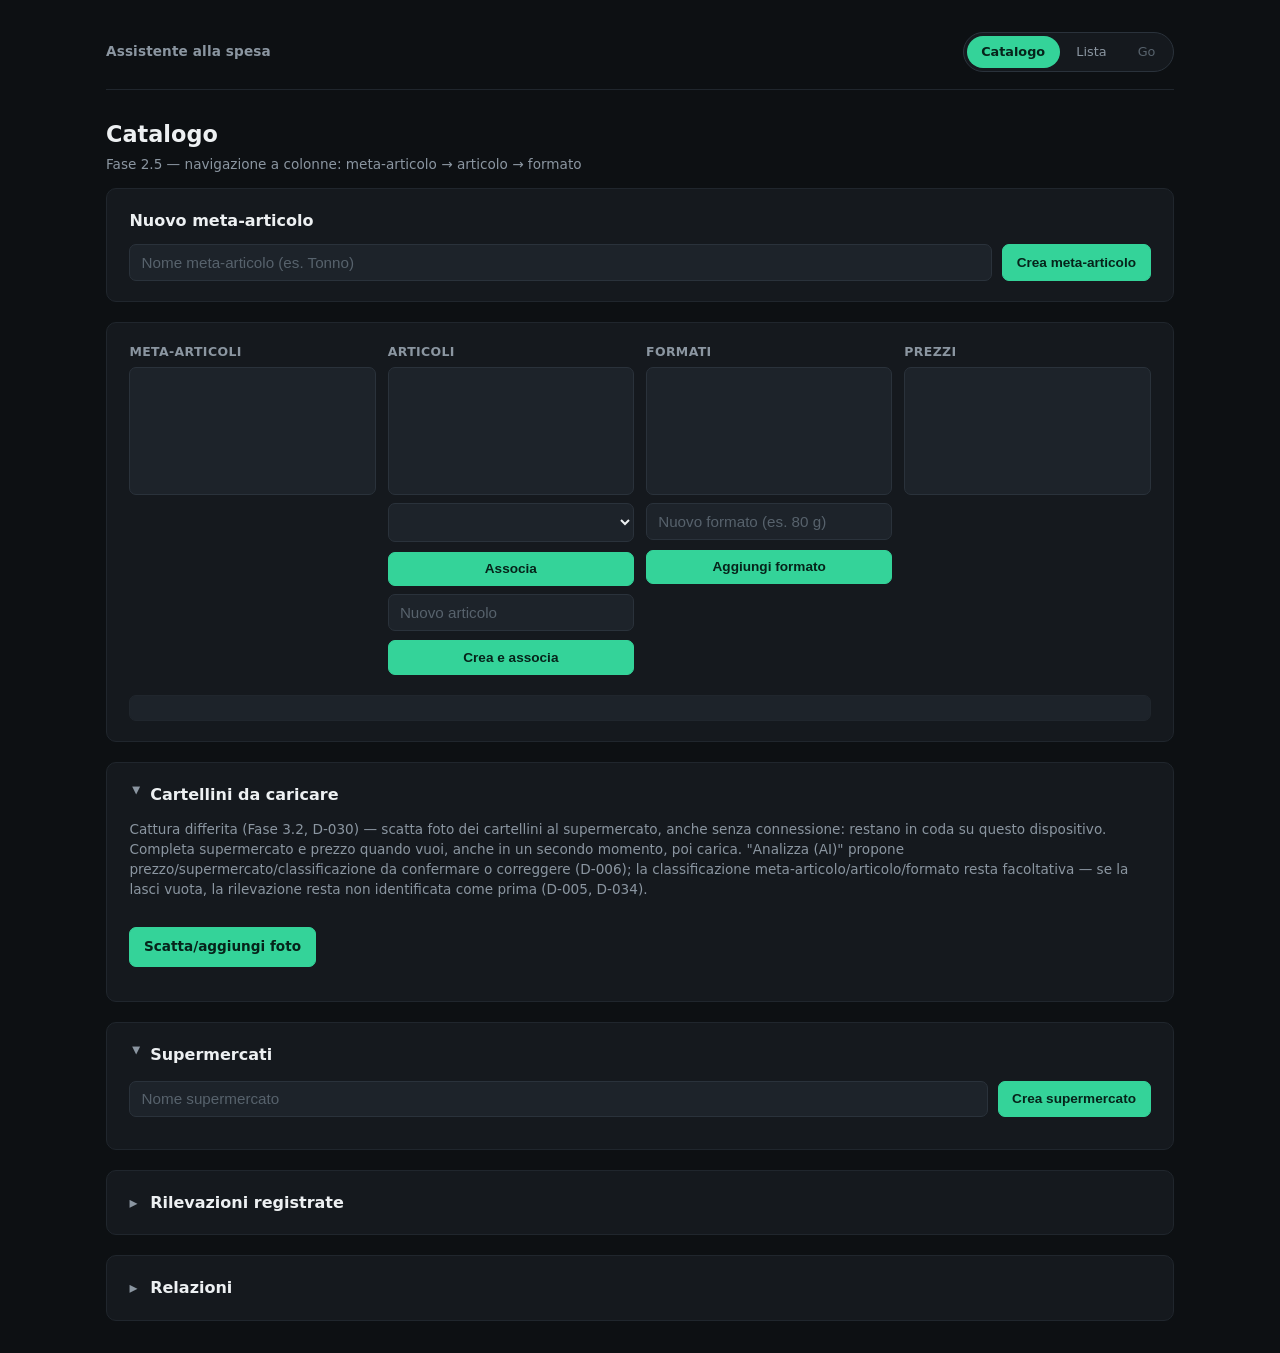
<file: app/index.html>
<!DOCTYPE html>
<html lang="it">
<head>
<meta charset="UTF-8">
<meta name="viewport" content="width=device-width, initial-scale=1.0">
<title>Catalogo — Assistente alla spesa</title>
<link rel="stylesheet" href="style.css">
</head>
<body>
  <header class="app-header">
    <span class="app-brand">Assistente alla spesa</span>
    <nav class="selettore-pillole" aria-label="Ambienti">
      <a href="index.html" aria-current="page">Catalogo</a>
      <a href="lista.html">Lista</a>
      <span class="selettore-pillole-disabled" title="In arrivo — Fase 6">Go</span>
    </nav>
  </header>

  <h1>Catalogo</h1>
  <p class="subtitle">
    Fase 2.5 — navigazione a colonne: meta-articolo → articolo →
    formato
  </p>

  <section>
    <h2>Nuovo meta-articolo</h2>
    <form id="form-nuovo-meta-articolo">
      <input
        type="text"
        id="input-nome-meta-articolo"
        placeholder="Nome meta-articolo (es. Tonno)"
        required
      >
      <button type="submit">Crea meta-articolo</button>
    </form>
  </section>

  <section class="catalogo-browser">
    <div class="colonne">
      <div class="colonna">
        <h3>Meta-articoli</h3>
        <div id="colonna-meta" class="colonna-corpo"></div>
      </div>

      <div class="colonna">
        <h3>Articoli</h3>
        <div id="colonna-articoli" class="colonna-corpo"></div>
        <form id="form-associa-esistente" class="colonna-form" hidden>
          <select id="select-associa-esistente" required></select>
          <button type="submit">Associa</button>
        </form>
        <form id="form-nuovo-articolo-associato" class="colonna-form" hidden>
          <input
            type="text"
            id="input-nuovo-articolo-associato"
            placeholder="Nuovo articolo"
            required
          >
          <button type="submit">Crea e associa</button>
        </form>
      </div>

      <div class="colonna">
        <h3>Formati</h3>
        <div id="colonna-formati" class="colonna-corpo"></div>
        <form id="form-nuovo-formato" class="colonna-form" hidden>
          <input
            type="text"
            id="input-nuovo-formato"
            placeholder="Nuovo formato (es. 80 g)"
            required
          >
          <button type="submit">Aggiungi formato</button>
        </form>
      </div>

      <div class="colonna">
        <h3>Prezzi</h3>
        <div id="colonna-prezzi" class="colonna-corpo"></div>
      </div>
    </div>

    <div id="barra-azioni" class="barra-azioni"></div>
  </section>

  <details class="pannello" open>
    <summary>Cartellini da caricare</summary>
    <p class="subtitle">
      Cattura differita (Fase 3.2, D-030) — scatta foto dei cartellini
      al supermercato, anche senza connessione: restano in coda su
      questo dispositivo. Completa supermercato e prezzo quando vuoi,
      anche in un secondo momento, poi carica. "Analizza (AI)" propone
      prezzo/supermercato/classificazione da confermare o correggere
      (D-006); la classificazione meta-articolo/articolo/formato resta
      facoltativa — se la lasci vuota, la rilevazione resta non
      identificata come prima (D-005, D-034).
    </p>
    <label class="pulsante-foto">
      <input
        type="file"
        id="input-nuova-foto-cartellino"
        accept="image/*"
        multiple
        hidden
      >
      Scatta/aggiungi foto
    </label>
    <!--
      Niente `capture="environment"`: con quell'attributo la maggior
      parte dei browser mobile salta la scelta e apre solo la
      fotocamera, impedendo di riusare foto già scattate. Senza,
      compare la scelta normale (Scatta foto / Libreria foto) — un
      tap in più al supermercato, ma serve anche a testare con foto
      già fatte.
    -->

    <div id="coda-foto-list" class="coda-foto-list"></div>
  </details>

  <details class="pannello" open>
    <summary>Supermercati</summary>
    <form id="form-nuovo-supermercato">
      <input
        type="text"
        id="input-nome-supermercato"
        placeholder="Nome supermercato"
        required
      >
      <button type="submit">Crea supermercato</button>
    </form>
    <ul id="supermarkets-list"></ul>
  </details>

  <details class="pannello">
    <summary>Rilevazioni registrate</summary>
    <p class="subtitle">
      Rilevazioni da entrambi i flussi: inserimento manuale top-down
      (seleziona un formato qui sopra) e cattura foto bottom-up
      (sezione "Cartellini da caricare" più sopra) — quest'ultima
      classificata solo se hai compilato meta-articolo/articolo/
      formato al momento del caricamento, altrimenti resta "(non
      classificato)": non c'è ancora un'azione per specializzarla in
      un secondo momento da qui.
    </p>
    <div id="rilevazioni-list"></div>
  </details>

  <details class="pannello">
    <summary>Relazioni</summary>
    <p class="subtitle">
      Vista di sola lettura — un articolo può appartenere a più
      meta-articoli (relazione N:M).
    </p>
    <div id="relations-container"></div>
  </details>

  <p id="stato" class="subtitle"></p>

  <script type="module" src="app.js"></script>
</body>
</html>
</file>
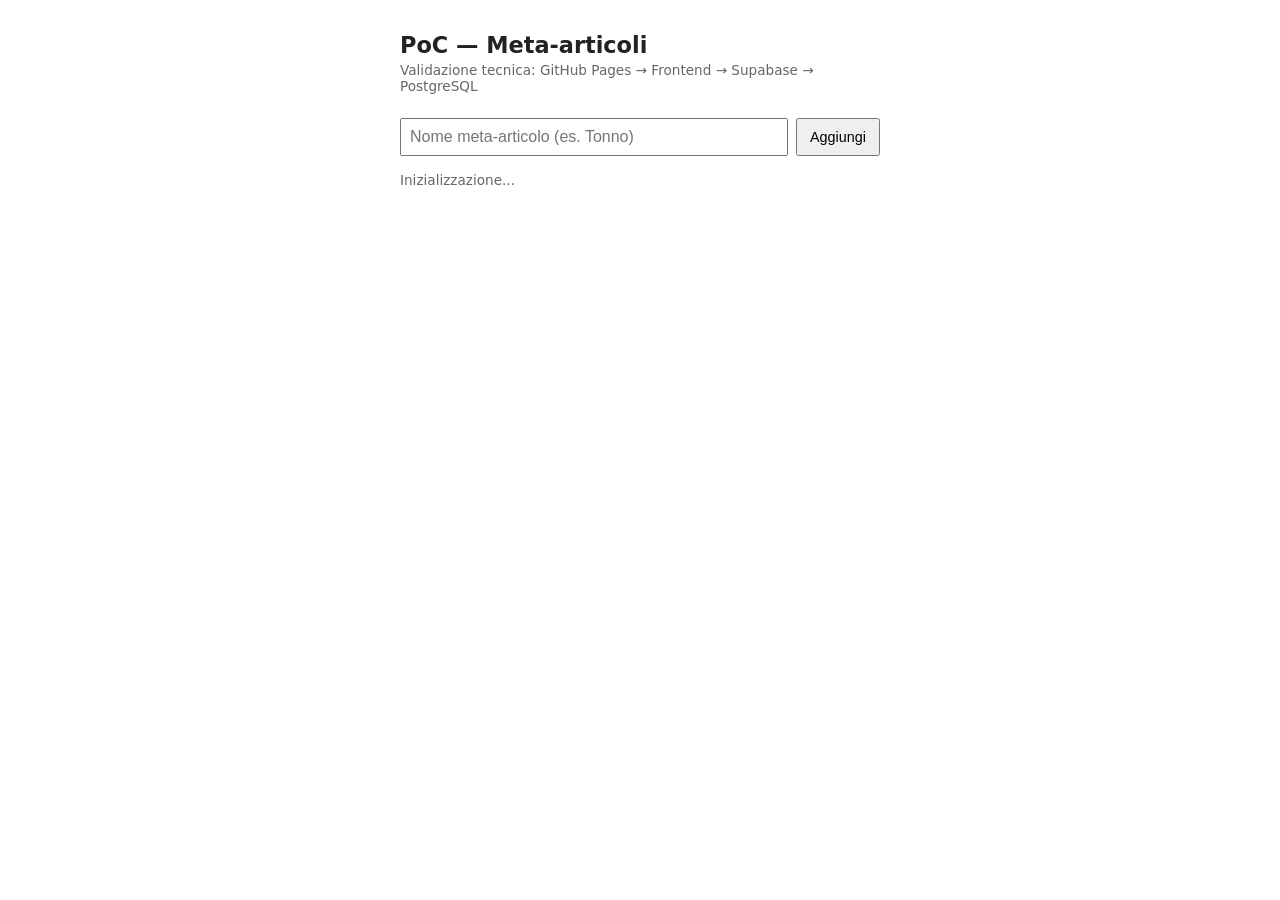
<file: poc/index.html>
<!DOCTYPE html>
<html lang="it">
<head>
<meta charset="UTF-8">
<meta name="viewport" content="width=device-width, initial-scale=1.0">
<title>PoC — Meta-articoli</title>
<link rel="stylesheet" href="style.css">
</head>
<body>
  <h1>PoC — Meta-articoli</h1>
  <p class="subtitle">
    Validazione tecnica: GitHub Pages → Frontend → Supabase → PostgreSQL
  </p>

  <form id="form-nuovo">
    <input
      type="text"
      id="input-nome"
      placeholder="Nome meta-articolo (es. Tonno)"
      required
    >
    <button type="submit">Aggiungi</button>
  </form>

  <p id="stato-connessione">Inizializzazione...</p>

  <ul id="lista-meta-articoli"></ul>

  <script type="module" src="app.js"></script>
</body>
</html>
</file>
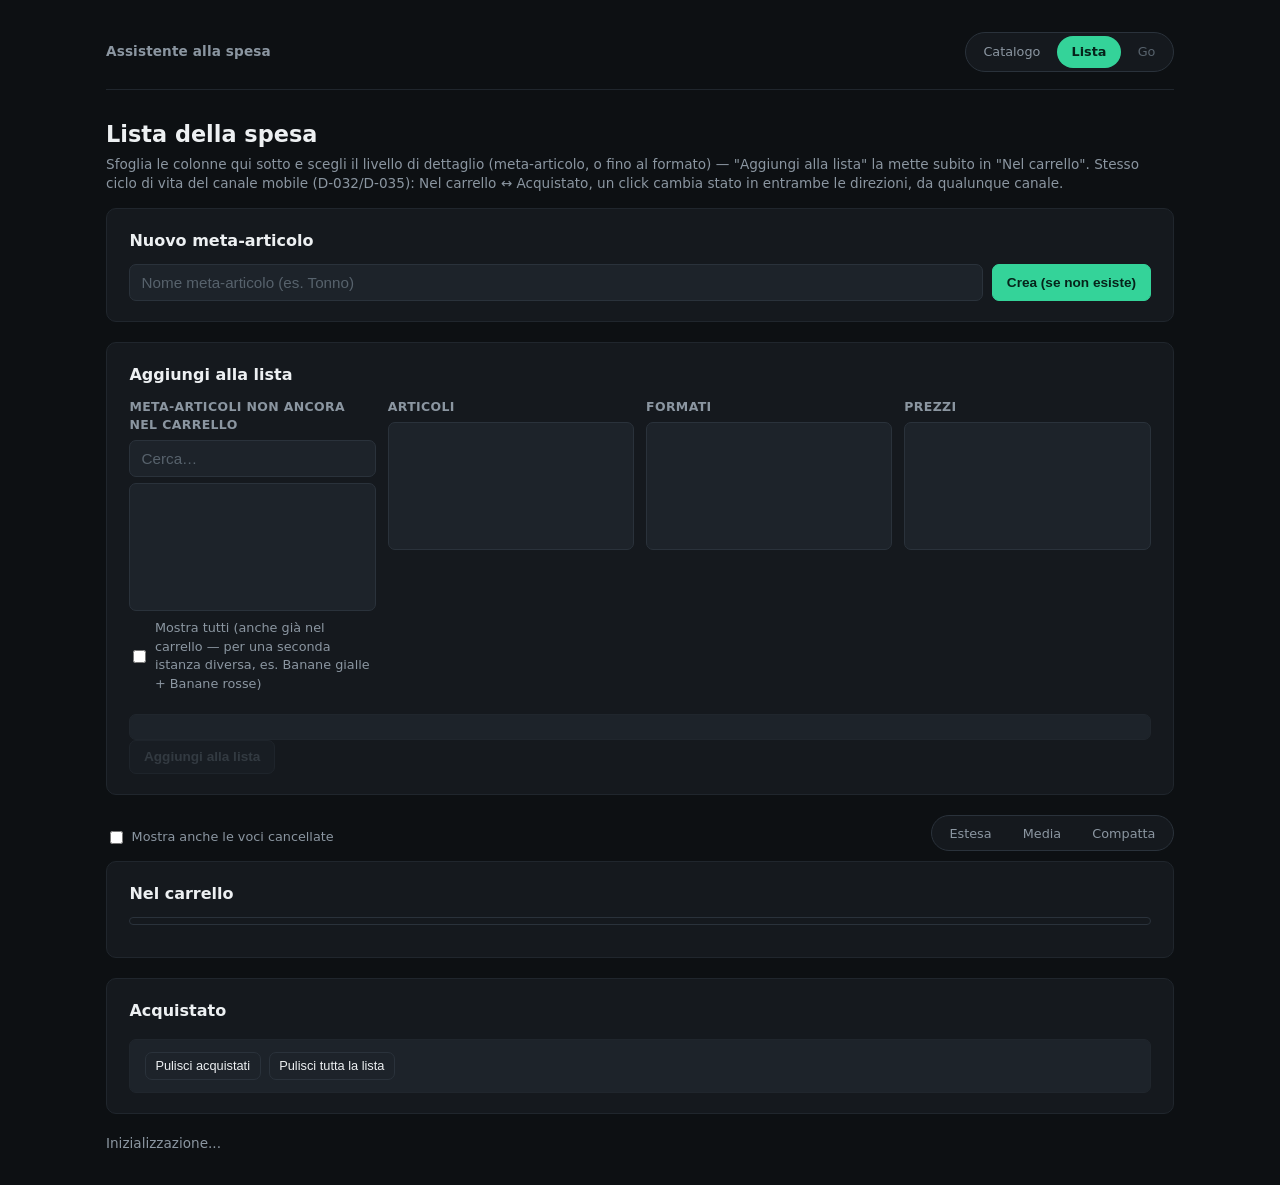
<file: app/lista.html>
<!DOCTYPE html>
<html lang="it">
<head>
<meta charset="UTF-8">
<meta name="viewport" content="width=device-width, initial-scale=1.0">
<title>Lista della spesa — Assistente alla spesa</title>
<link rel="stylesheet" href="style.css">
</head>
<body>
  <header class="app-header">
    <span class="app-brand">Assistente alla spesa</span>
    <nav class="selettore-pillole" aria-label="Ambienti">
      <a href="index.html">Catalogo</a>
      <a href="lista.html" aria-current="page">Lista</a>
      <span class="selettore-pillole-disabled" title="In arrivo — Fase 6">Go</span>
    </nav>
  </header>

  <h1 id="nome-lista">Lista della spesa</h1>
  <p class="subtitle">
    Sfoglia le colonne qui sotto e scegli il livello di dettaglio
    (meta-articolo, o fino al formato) — "Aggiungi alla lista" la
    mette subito in "Nel carrello". Stesso ciclo di vita del canale
    mobile (D-032/D-035): Nel carrello ↔ Acquistato, un click cambia
    stato in entrambe le direzioni, da qualunque canale.
  </p>

  <section>
    <h2>Nuovo meta-articolo</h2>
    <form id="form-nuovo-meta-lista">
      <input
        type="text"
        id="input-nuovo-meta-lista"
        placeholder="Nome meta-articolo (es. Tonno)"
        required
      >
      <button type="submit">Crea (se non esiste)</button>
    </form>
  </section>

  <section class="catalogo-browser">
    <h2>Aggiungi alla lista</h2>
    <div class="colonne">
      <div class="colonna">
        <h3>Meta-articoli non ancora nel carrello</h3>
        <input type="text" id="cerca-meta-lista" placeholder="Cerca…" class="cerca-colonna">
        <div id="colonna-meta-lista" class="colonna-corpo"></div>
        <label class="colonna-toggle">
          <input type="checkbox" id="checkbox-mostra-tutti">
          Mostra tutti (anche già nel carrello — per una seconda
          istanza diversa, es. Banane gialle + Banane rosse)
        </label>
      </div>
      <div class="colonna">
        <h3>Articoli</h3>
        <div id="colonna-articoli-lista" class="colonna-corpo"></div>
      </div>
      <div class="colonna">
        <h3>Formati</h3>
        <div id="colonna-formati-lista" class="colonna-corpo"></div>
      </div>
      <div class="colonna">
        <h3>Prezzi</h3>
        <div id="colonna-prezzi-lista" class="colonna-corpo"></div>
      </div>
    </div>

    <div id="riepilogo-selezione" class="barra-azioni"></div>
    <button type="button" id="btn-aggiungi-voce" disabled>Aggiungi alla lista</button>
  </section>

  <div class="lista-toolbar">
    <label class="colonna-toggle">
      <input type="checkbox" id="checkbox-mostra-cancellati">
      Mostra anche le voci cancellate
    </label>
    <div class="lista-toolbar-destra">
      <span id="contatore-voci" class="contatore"></span>
      <div class="selettore-pillole" id="densita-switch" role="group" aria-label="Densità visualizzazione">
        <button type="button" data-densita="estesa">Estesa</button>
        <button type="button" data-densita="media">Media</button>
        <button type="button" data-densita="compatta">Compatta</button>
      </div>
    </div>
  </div>

  <section>
    <h2>Nel carrello</h2>
    <div class="selettore-pillole chip-row-supermercato" id="chip-row-supermercato" role="group" aria-label="Appiattisci su un supermercato" hidden></div>
    <div id="lista-carrello"></div>
  </section>

  <section>
    <h2>Acquistato</h2>
    <div id="lista-acquistato"></div>
    <div class="barra-azioni">
      <button type="button" id="btn-pulisci-acquistati">Pulisci acquistati</button>
      <button type="button" id="btn-pulisci-tutto">Pulisci tutta la lista</button>
    </div>
  </section>

  <section id="sezione-cancellato" hidden>
    <h2>Cancellato</h2>
    <div id="lista-cancellato"></div>
  </section>

  <p id="stato" class="subtitle">Inizializzazione...</p>

  <script type="module" src="lista.js"></script>
</body>
</html>
</file>
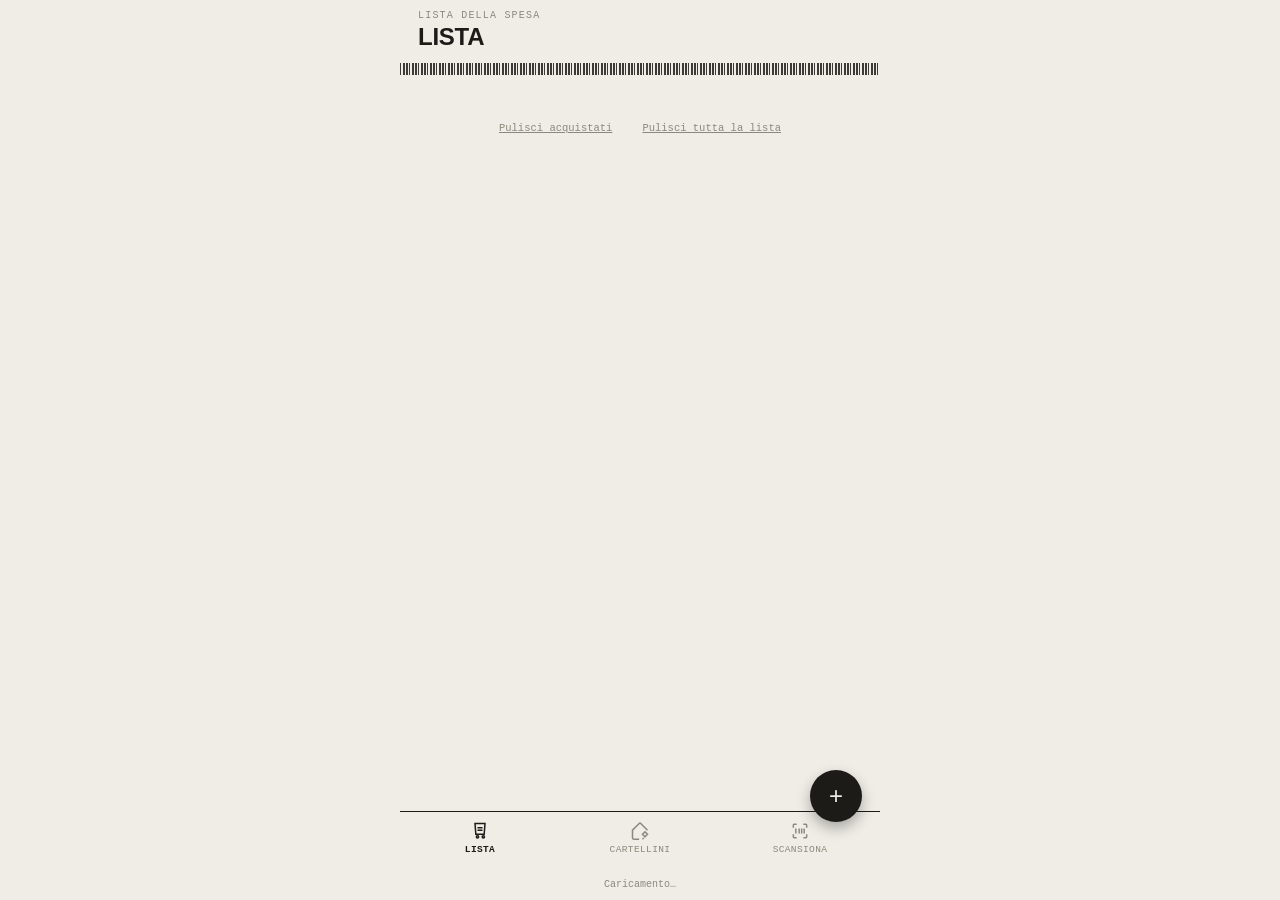
<file: app/mobile.html>
<!DOCTYPE html>
<html lang="it">
<head>
<meta charset="UTF-8">
<meta name="viewport" content="width=device-width, initial-scale=1.0, viewport-fit=cover">
<title>Assistente spesa — Mobile</title>
<link rel="stylesheet" href="mobile.css">
</head>
<body>

<div class="app">
  <div class="topbar">
    <p class="eyebrow" id="eyebrow">Lista della spesa</p>
    <h1 id="pagetitle">Lista</h1>
  </div>
  <div class="barcode-divider"></div>

  <div class="content">

    <!-- PANE: LISTA (D-032 — canale primario) -->
    <div class="pane active" data-pane="lista">
      <div class="chip-row" id="chip-row"></div>
      <div id="lista-dynamic"></div>
      <div class="list-footer">
        <button class="link-btn" id="pulisci-acquistati-btn">Pulisci acquistati</button>
        <button class="link-btn" id="pulisci-tutto-btn">Pulisci tutta la lista</button>
      </div>
    </div>

    <!-- PANE: CARTELLINI (cattura differita, D-030/D-031/D-033/D-034 — riuso diretto della logica desktop) -->
    <div class="pane" data-pane="cartellini">
      <p class="pool-hint">
        Scatta più foto in sequenza senza fermarti a classificare — utile
        mentre cammini per i corridoi. Completa supermercato e prezzo
        quando vuoi, anche a casa, poi carica.
      </p>
      <label class="btn-primary" style="cursor:pointer;">
        <input type="file" id="input-foto-cartellino" accept="image/*" multiple hidden>
        📷 Scatta/aggiungi foto
      </label>
      <div id="cartellini-list" style="margin-top:14px;"></div>
    </div>

    <!-- PANE: SCANSIONA — mockup non funzionante in questo sprint (rimandato) -->
    <div class="pane" data-pane="scansiona">
      <div class="mockup-note">
        <b>Anteprima, non ancora funzionante.</b> Il cartellino agganciato
        a una voce di lista già scelta arriva in uno sprint successivo —
        qui solo per validare lo spazio nella barra e nel layout.
      </div>
      <div class="scan-card">
        <div class="scan-card-head">
          <div class="scan-card-icon">
            <svg width="16" height="16" viewBox="0 0 24 24" fill="none" stroke="currentColor" stroke-width="1.8"><rect x="3" y="3" width="18" height="18" rx="2"/><circle cx="9" cy="9" r="2"/><path d="M21 15l-5-5-9 9"/></svg>
          </div>
          <span class="scan-card-title">Foto packaging</span>
        </div>
        <p class="scan-card-purpose">riconosce il prodotto dalla confezione</p>
      </div>
      <div class="scan-card">
        <div class="scan-card-head">
          <div class="scan-card-icon">
            <svg width="16" height="16" viewBox="0 0 24 24" fill="none" stroke="currentColor" stroke-width="1.8"><path d="M4 8V5a1 1 0 0 1 1-1h3M20 8V5a1 1 0 0 0-1-1h-3M4 16v3a1 1 0 0 0 1 1h3M20 16v3a1 1 0 0 1-1 1h-3M7 9v6M11 9v6M14 9v6M17 9v6"/></svg>
          </div>
          <span class="scan-card-title">Foto cartellino</span>
        </div>
        <p class="scan-card-purpose">prezzo, prezzo/unità, supermercato</p>
      </div>
    </div>

  </div>

  <!-- pannello "+" : pool DA_ACQUISTARE (D-032) -->
  <div class="pool-sheet" id="pool-sheet">
    <div class="pool-card">
      <div class="pool-head">
        <h2>Aggiungi alla lista</h2>
        <button class="pool-close" id="pool-close" type="button">✕</button>
      </div>
      <div class="pool-body">
        <div class="search-bar"><input id="pool-search" placeholder="Cerca meta-articolo…"></div>
        <p class="pool-hint">
          Tocca una voce per attivarla (torna nel carrello). Scorri verso
          sinistra per eliminarla anche dal catalogo — non solo da qui.
        </p>
        <label class="pool-mostra-tutti">
          <input type="checkbox" id="pool-mostra-tutti">
          Mostra tutti (anche già nel carrello — per una seconda
          istanza diversa, es. Banane gialle + Banane rosse)
        </label>
        <div id="pool-rows"></div>
        <div class="pool-new">
          <input id="pool-new-name" placeholder="Nome nuovo meta-articolo…">
          <button id="pool-new-btn" type="button">Crea</button>
        </div>
      </div>
    </div>
  </div>

  <!-- pannello di completamento di una foto in coda (Cartellini) -->
  <div class="modal-overlay" id="cartellino-modal">
    <div class="modal-card">
      <div class="modal-body">
        <img class="modal-img" id="cm-img" alt="Foto cartellino in coda">
        <p class="modal-title">Completa rilevazione</p>
        <p class="modal-sub" id="cm-time">—</p>

        <div class="confirm-row">
          <span class="confirm-label">Supermercato</span>
          <select id="cm-supermercato" class="confirm-select">
            <option value="" disabled selected>Seleziona</option>
          </select>
        </div>
        <div class="confirm-row">
          <span class="confirm-label">Prezzo confezione (€)</span>
          <input id="cm-prezzo" class="confirm-input" type="number" step="0.01" min="0" placeholder="es. 1.79">
        </div>
        <div class="confirm-row">
          <span class="confirm-label">Prezzo/unità (opzionale)</span>
          <div style="display:flex; gap:8px;">
            <input id="cm-prezzo-unita" class="confirm-input" type="number" step="0.01" min="0" placeholder="es. 7.97">
            <input id="cm-unita" class="confirm-input" type="text" placeholder="kg, l…" style="max-width:88px;">
          </div>
        </div>

        <button class="btn-secondary" id="cm-analizza-btn" type="button">✨ Analizza (AI)</button>
        <div class="ai-box" id="cm-ai-box" hidden></div>

        <p class="section-label">Classificazione (opzionale)</p>
        <div class="confirm-row">
          <span class="confirm-label">Meta-articolo</span>
          <input id="cm-meta" class="confirm-input" list="mobile-datalist-meta" placeholder="es. Affettati">
        </div>
        <div class="confirm-row">
          <span class="confirm-label">Articolo</span>
          <input id="cm-articolo" class="confirm-input" list="mobile-datalist-articoli" placeholder="Prodotto commerciale">
        </div>
        <div class="confirm-row">
          <span class="confirm-label">Formato</span>
          <input id="cm-formato" class="confirm-input" placeholder="es. 500 g">
        </div>

        <button class="btn-primary btn-green" id="cm-carica-btn" type="button">Carica</button>
        <button class="btn-secondary" id="cm-elimina-btn" type="button">Elimina foto</button>
        <button class="btn-secondary" id="cm-chiudi-btn" type="button">Chiudi</button>

        <datalist id="mobile-datalist-meta"></datalist>
        <datalist id="mobile-datalist-articoli"></datalist>
      </div>
    </div>
  </div>

  <button class="fab" id="fab" type="button">+</button>

  <div class="tabbar">
    <button class="tab active" data-pane="lista" data-title="Lista" data-eyebrow="Lista della spesa" type="button">
      <svg class="ic" viewBox="0 0 24 24" fill="none" stroke="currentColor" stroke-width="1.8"><path d="M6 3h12l-1 13H7L6 3z"/><path d="M9 8h6M9 11h6"/><circle cx="9" cy="19" r="1.4"/><circle cx="16" cy="19" r="1.4"/></svg>
      <span class="lbl">Lista</span>
    </button>
    <button class="tab" data-pane="cartellini" data-title="Cartellini" data-eyebrow="Cattura differita" type="button">
      <svg class="ic" viewBox="0 0 24 24" fill="none" stroke="currentColor" stroke-width="1.8"><path d="M12 2 3 11v9a2 2 0 0 0 2 2h6M21 11 12 2M15 22l1.5-1.5M18 19l3-3-3-3-3 3 3 3z"/></svg>
      <span class="lbl">Cartellini</span>
    </button>
    <button class="tab" data-pane="scansiona" data-title="Scansiona" data-eyebrow="Anteprima" type="button">
      <svg class="ic" viewBox="0 0 24 24" fill="none" stroke="currentColor" stroke-width="1.8"><path d="M4 8V5a1 1 0 0 1 1-1h3M20 8V5a1 1 0 0 0-1-1h-3M4 16v3a1 1 0 0 0 1 1h3M20 16v3a1 1 0 0 1-1 1h-3M7 9v6M11 9v6M14 9v6M17 9v6"/></svg>
      <span class="lbl">Scansiona</span>
    </button>
  </div>

  <p class="stato-connessione" id="stato">Caricamento…</p>
</div>

<script type="module" src="mobile.js"></script>
</body>
</html>
</file>
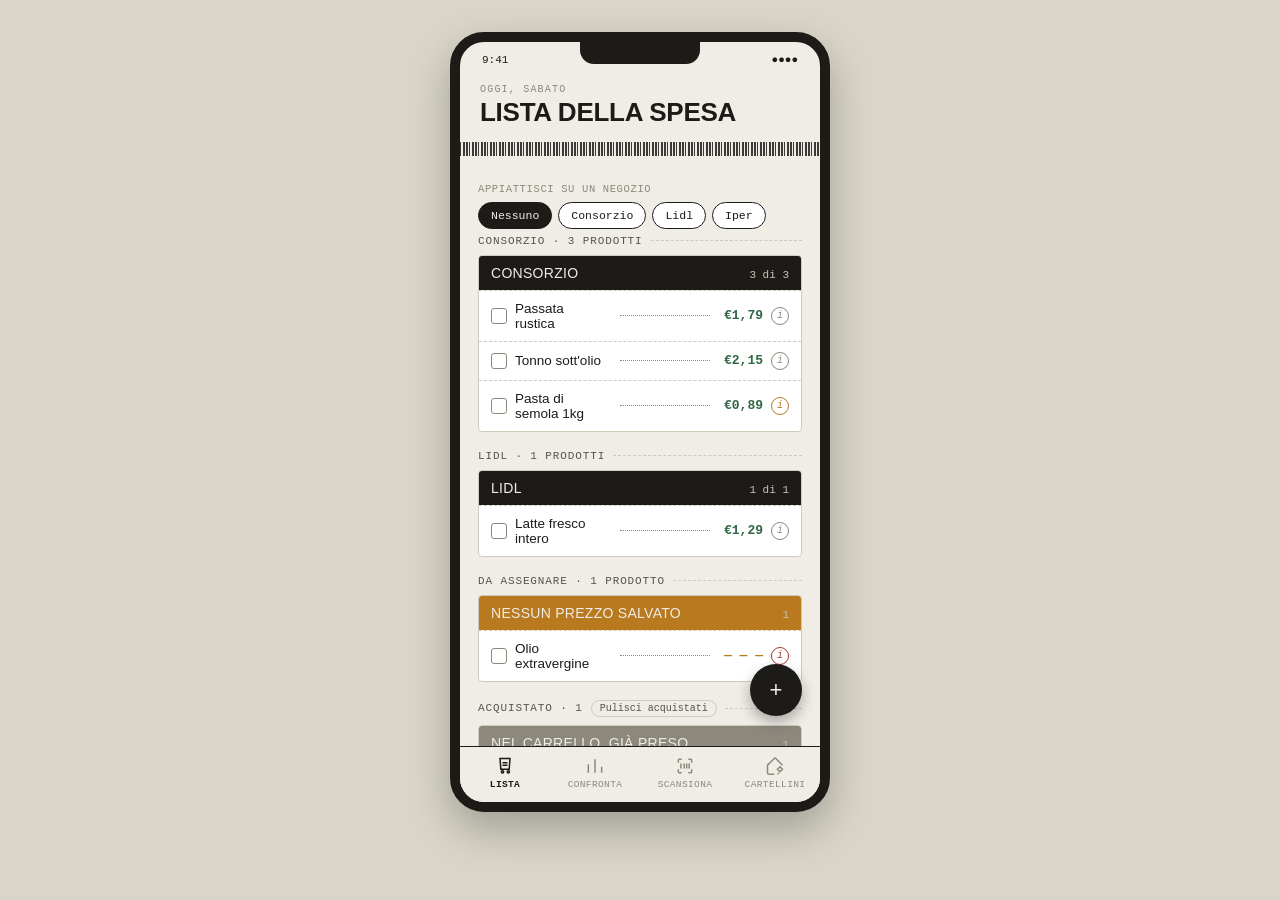
<file: docs/vision/mobile-mockup.html>
<!DOCTYPE html>
<html lang="it">
<head>
<meta charset="UTF-8">
<meta name="viewport" content="width=device-width, initial-scale=1.0">
<title>Mobile — mockup app</title>
<style>
  :root{
    --paper:#EFEDE6;
    --paper-dark:#E4E1D6;
    --ink:#1C1B18;
    --ink-soft:#57534A;
    --ink-faint:#8C887C;
    --green:#2F6844;
    --green-bg:#DCE7DD;
    --amber:#B9791F;
    --amber-bg:#F2E3C7;
    --red:#A63A2E;
    --red-bg:#F0DBD6;
    --line:#CFCABC;
    --font-display:'Arial Black','Helvetica Neue',Arial,sans-serif;
    --font-body:-apple-system,BlinkMacSystemFont,'Segoe UI',Roboto,Helvetica,Arial,sans-serif;
    --font-mono:'SF Mono','Roboto Mono','Courier New',monospace;
  }
  *{box-sizing:border-box;}
  body{
    margin:0;
    background:#D9D5C8;
    font-family:var(--font-body);
    padding:32px 12px;
    display:flex;
    justify-content:center;
  }
  .device{
    width:380px;
    background:var(--paper);
    border-radius:34px;
    border:10px solid var(--ink);
    box-shadow:0 18px 40px rgba(0,0,0,0.25);
    overflow:hidden;
    position:relative;
  }
  .notch{
    position:absolute;
    top:0; left:50%;
    transform:translateX(-50%);
    width:120px; height:22px;
    background:var(--ink);
    border-radius:0 0 14px 14px;
    z-index:5;
  }
  .screen{
    height:760px;
    display:flex;
    flex-direction:column;
    position:relative;
  }
  .statusbar{
    height:36px;
    display:flex;
    align-items:center;
    justify-content:space-between;
    padding:0 22px;
    font-family:var(--font-mono);
    font-size:11px;
    color:var(--ink);
    flex-shrink:0;
  }
  .topbar{
    padding:6px 20px 14px;
    flex-shrink:0;
  }
  .topbar .eyebrow{
    font-family:var(--font-mono);
    font-size:10px;
    letter-spacing:0.12em;
    color:var(--ink-faint);
    text-transform:uppercase;
    margin:0 0 2px;
  }
  .topbar h1{
    font-family:var(--font-display);
    font-size:26px;
    letter-spacing:-0.01em;
    margin:0;
    color:var(--ink);
    text-transform:uppercase;
  }
  .barcode-divider{
    height:14px;
    margin:0 0 0;
    background-image:repeating-linear-gradient(90deg,var(--ink) 0px,var(--ink) 1px,transparent 1px,transparent 3px,var(--ink) 3px,var(--ink) 5px,transparent 5px,transparent 6px,var(--ink) 6px,var(--ink) 8px,transparent 8px,transparent 9px);
    opacity:0.85;
    flex-shrink:0;
  }
  .content{
    flex:1;
    overflow-y:auto;
    padding:16px 18px 20px;
  }
  .content::-webkit-scrollbar{display:none;}

  .section-label{
    font-family:var(--font-mono);
    font-size:11px;
    letter-spacing:0.08em;
    text-transform:uppercase;
    color:var(--ink-soft);
    margin:18px 0 8px;
    display:flex;
    align-items:center;
    gap:8px;
  }
  .section-label:first-child{margin-top:2px;}
  .section-label::after{
    content:"";
    flex:1;
    border-bottom:1px dashed var(--line);
  }
  .section-label .link-btn{
    font-family:var(--font-mono);
    font-size:10px;
    text-transform:none;
    letter-spacing:0;
    color:var(--ink-soft);
    background:none;
    border:1px solid var(--line);
    border-radius:10px;
    padding:2px 8px;
    cursor:pointer;
    flex-shrink:0;
  }
  .section-label .link-btn:active{background:var(--paper-dark);}

  .shop-group{
    background:#fff;
    border:1px solid var(--line);
    border-radius:4px;
    margin-bottom:14px;
    overflow:hidden;
  }
  .shop-head{
    display:flex;
    align-items:baseline;
    justify-content:space-between;
    padding:9px 12px;
    background:var(--ink);
    color:var(--paper);
  }
  .shop-head.done{background:var(--ink-faint);}
  .shop-head .name{
    font-family:var(--font-display);
    font-size:14px;
    text-transform:uppercase;
    letter-spacing:0.02em;
  }
  .shop-head .count{
    font-family:var(--font-mono);
    font-size:11px;
    color:#C8C4B4;
  }
  .item-row{
    display:flex;
    align-items:center;
    padding:10px 12px;
    border-top:1px dashed var(--line);
    gap:8px;
  }
  .item-row:first-of-type{border-top:none;}
  .item-check{
    width:16px;height:16px;
    border:1.5px solid var(--ink-faint);
    border-radius:3px;
    flex-shrink:0;
    cursor:pointer;
    position:relative;
  }
  .item-check.checked{background:var(--green);border-color:var(--green);}
  .item-check.checked::after{
    content:"✓";
    position:absolute;inset:0;
    display:flex;align-items:center;justify-content:center;
    color:#fff;font-size:11px;
  }
  .item-name{
    font-size:13.5px;
    color:var(--ink);
    flex:1;
  }
  .item-row.done .item-name{color:var(--ink-faint);text-decoration:line-through;}
  .item-leader{
    flex:0 0 auto;
    border-bottom:1px dotted var(--ink-faint);
    flex-grow:1;
    margin:0 6px;
    height:1px;
    min-width:8px;
  }
  .item-price{
    font-family:var(--font-mono);
    font-size:13px;
    font-weight:bold;
    color:var(--green);
    white-space:nowrap;
  }
  .item-delta{
    font-family:var(--font-mono);
    font-size:10.5px;
    white-space:nowrap;
  }
  .item-delta.d-zero{color:var(--green);}
  .item-delta.d-pos{color:var(--red);}
  .item-info-btn{
    width:18px;height:18px;
    border-radius:50%;
    border:1px solid var(--ink-faint);
    background:none;
    color:var(--ink-faint);
    font-family:var(--font-mono);
    font-size:10px;
    font-style:italic;
    display:flex;align-items:center;justify-content:center;
    flex-shrink:0;
    cursor:pointer;
    padding:0;
  }
  .item-info-btn:active{background:var(--paper-dark);}
  .item-info-btn.state-photo{border-color:var(--amber);color:var(--amber);}
  .item-info-btn.state-nodata{border-color:var(--red);color:var(--red);}

  .scan-context{
    background:var(--amber-bg);
    color:var(--ink);
    font-size:12px;
    line-height:1.4;
    padding:9px 11px;
    border-radius:4px;
    margin-bottom:12px;
  }
  .scan-context b{color:var(--amber);}

  .add-modal-body{padding:14px 16px 16px;}
  .add-modal-icon{
    width:40px;height:40px;
    border-radius:50%;
    background:var(--red-bg);
    color:var(--red);
    display:flex;align-items:center;justify-content:center;
    margin-bottom:10px;
  }
  .add-modal-title{
    font-family:var(--font-display);
    font-size:15px;
    text-transform:uppercase;
    color:var(--ink);
    margin:0 0 6px;
  }
  .add-modal-sub{
    font-size:12.5px;
    color:var(--ink-soft);
    line-height:1.5;
    margin:0 0 14px;
  }
  .add-modal-actions{
    display:flex;
    flex-direction:column;
    gap:8px;
  }

  .flatten-bar{
    margin:2px 0 4px;
  }
  .flatten-label{
    font-family:var(--font-mono);
    font-size:10.5px;
    text-transform:uppercase;
    letter-spacing:0.06em;
    color:var(--ink-faint);
    margin-bottom:7px;
  }
  .chip-row{
    display:flex;
    gap:6px;
    overflow-x:auto;
    padding-bottom:2px;
  }
  .chip{
    flex-shrink:0;
    font-family:var(--font-mono);
    font-size:11.5px;
    padding:6px 12px;
    border:1px solid var(--ink);
    border-radius:20px;
    color:var(--ink);
    background:#fff;
    cursor:pointer;
    white-space:nowrap;
  }
  .chip.active{
    background:var(--ink);
    color:var(--paper);
  }
  .flatten-note{
    font-size:11.5px;
    color:var(--ink-soft);
    background:var(--amber-bg);
    border-radius:4px;
    padding:8px 10px;
    margin:10px 0 4px;
  }
  .flatten-note b{color:var(--amber);}

  .list-footer{
    display:flex;
    justify-content:center;
    padding:14px 0 6px;
  }
  .list-footer .link-btn{
    font-family:var(--font-mono);
    font-size:10.5px;
    color:var(--ink-faint);
    background:none;
    border:none;
    text-decoration:underline;
    cursor:pointer;
  }

  .modal-overlay{
    display:none;
    position:absolute;
    inset:0;
    background:rgba(28,27,24,0.55);
    z-index:20;
    align-items:center;
    justify-content:center;
    padding:0 28px;
  }
  .modal-overlay.open{display:flex;}
  .modal-card{
    background:#fff;
    border-radius:8px;
    width:100%;
    overflow:hidden;
  }
  .modal-img{
    aspect-ratio:1/1;
    background:var(--paper-dark);
    display:flex;
    align-items:center;
    justify-content:center;
    color:var(--ink-faint);
    position:relative;
  }
  .modal-close{
    position:absolute;
    top:8px;right:8px;
    width:26px;height:26px;
    border-radius:50%;
    background:var(--ink);
    color:var(--paper);
    border:none;
    display:flex;align-items:center;justify-content:center;
    font-size:13px;
    cursor:pointer;
  }
  .modal-body{padding:12px 14px 14px;}
  .modal-name{
    font-family:var(--font-display);
    font-size:15px;
    text-transform:uppercase;
    color:var(--ink);
    margin:0 0 3px;
  }
  .modal-sub{
    font-family:var(--font-mono);
    font-size:10.5px;
    color:var(--ink-faint);
  }

  .fab{
    position:absolute;
    right:18px;
    bottom:86px;
    width:52px;height:52px;
    border-radius:50%;
    background:var(--ink);
    color:var(--paper);
    display:flex;align-items:center;justify-content:center;
    font-family:var(--font-display);
    font-size:22px;
    box-shadow:0 6px 14px rgba(0,0,0,0.3);
    cursor:pointer;
    z-index:15;
    border:none;
  }

  .compare-card{
    background:#fff;
    border:1px solid var(--line);
    border-radius:4px;
    padding:12px 14px;
    margin-bottom:10px;
  }
  .compare-title{
    font-family:var(--font-display);
    font-size:15px;
    text-transform:uppercase;
    color:var(--ink);
    margin-bottom:2px;
  }
  .compare-sub{
    font-family:var(--font-mono);
    font-size:10.5px;
    color:var(--ink-faint);
    margin-bottom:10px;
  }
  .rank-row{
    display:flex;
    align-items:center;
    padding:8px 0;
    border-top:1px dashed var(--line);
    gap:10px;
  }
  .rank-row:first-of-type{border-top:none;}
  .rank-badge{
    font-family:var(--font-mono);
    font-size:11px;
    width:20px;height:20px;
    border-radius:50%;
    display:flex;align-items:center;justify-content:center;
    flex-shrink:0;
    color:#fff;
  }
  .rank-1{background:var(--green);}
  .rank-2{background:var(--ink-faint);}
  .rank-3{background:var(--ink-faint);}
  .rank-shop{font-size:13px;color:var(--ink);flex:1;}
  .rank-price{font-family:var(--font-mono);font-size:13px;font-weight:bold;color:var(--ink);}
  .rank-price.best{color:var(--green);}
  .save-tag{
    display:inline-block;
    font-family:var(--font-mono);
    font-size:10px;
    background:var(--green-bg);
    color:var(--green);
    padding:2px 6px;
    border-radius:3px;
    margin-top:8px;
  }

  .scan-card{
    background:#fff;
    border:1px solid var(--line);
    border-radius:6px;
    margin-bottom:10px;
    overflow:hidden;
  }
  .scan-card.highlight{border-color:var(--amber);}
  .scan-card-head{
    display:flex;
    align-items:center;
    gap:10px;
    padding:11px 12px;
  }
  .scan-card-icon{
    width:34px;height:34px;
    border-radius:50%;
    background:var(--paper-dark);
    color:var(--ink-faint);
    display:flex;align-items:center;justify-content:center;
    flex-shrink:0;
  }
  .scan-card-icon.captured{background:var(--green-bg);color:var(--green);}
  .scan-card-icon.highlight{background:var(--amber-bg);color:var(--amber);}
  .scan-card-titlerow{
    flex:1;
    display:flex;
    align-items:center;
    justify-content:space-between;
    gap:6px;
  }
  .scan-card-title{
    font-family:var(--font-display);
    font-size:12.5px;
    text-transform:uppercase;
    letter-spacing:0.02em;
    color:var(--ink);
  }
  .scan-card-tag{
    font-family:var(--font-mono);
    font-size:9px;
    text-transform:uppercase;
    background:var(--amber);
    color:#fff;
    padding:2px 6px;
    border-radius:3px;
    flex-shrink:0;
  }
  .scan-card-tag.optional{background:var(--ink-faint);}
  .scan-card-purpose{
    font-size:11px;
    color:var(--ink-soft);
    padding:0 12px 10px 56px;
    margin-top:-6px;
  }
  .scan-card-detail{
    font-family:var(--font-mono);
    font-size:12px;
    color:var(--ink);
    padding:9px 12px;
    border-top:1px dashed var(--line);
    background:var(--paper-dark);
  }
  .scan-card-detail.pending{color:var(--ink-faint);font-style:italic;}
  .scan-card-actions{
    padding:9px 12px;
    border-top:1px dashed var(--line);
    display:flex;
    justify-content:flex-end;
  }
  .scan-card-btn{
    font-family:var(--font-mono);
    font-size:11px;
    padding:6px 12px;
    border:1px solid var(--ink);
    border-radius:4px;
    background:none;
    color:var(--ink);
    cursor:pointer;
  }

  .confirm-card{
    background:#fff;
    border:1px solid var(--line);
    border-radius:6px;
    margin-bottom:14px;
    overflow:hidden;
  }
  .confirm-row{
    padding:9px 12px;
    border-top:1px dashed var(--line);
  }
  .confirm-row:first-of-type{border-top:none;}
  .confirm-row-top{
    display:flex;
    align-items:center;
    justify-content:space-between;
    margin-bottom:5px;
  }
  .confirm-label{
    font-family:var(--font-mono);
    font-size:10px;
    text-transform:uppercase;
    letter-spacing:0.05em;
    color:var(--ink-faint);
  }
  .confirm-tag{
    font-family:var(--font-mono);
    font-size:9.5px;
    padding:2px 7px;
    border-radius:3px;
    text-transform:uppercase;
  }
  .confirm-tag.tag-wait{background:var(--paper-dark);color:var(--ink-faint);}
  .confirm-tag.tag-verify{background:var(--amber-bg);color:var(--amber);}
  .confirm-tag.tag-manual{background:var(--red-bg);color:var(--red);}
  .confirm-tag.tag-confirmed{background:var(--green-bg);color:var(--green);}
  .confirm-inputrow{display:flex;align-items:center;gap:8px;}
  .confirm-input{
    flex:1;
    font-family:var(--font-mono);
    font-size:13px;
    padding:7px 9px;
    border:1px solid var(--line);
    border-radius:4px;
    background:var(--paper);
    color:var(--ink);
  }
  .confirm-input::placeholder{color:var(--ink-faint);font-style:italic;}
  .confirm-fix{
    margin-top:6px;
    font-family:var(--font-mono);
    font-size:10.5px;
    padding:6px 9px;
    border:1px solid var(--amber);
    color:var(--amber);
    background:var(--amber-bg);
    border-radius:4px;
    cursor:pointer;
    display:inline-block;
  }
  .confirm-check{
    width:28px;height:28px;
    border-radius:50%;
    border:1px solid var(--ink-faint);
    background:none;
    color:var(--ink-faint);
    display:flex;align-items:center;justify-content:center;
    flex-shrink:0;
    cursor:pointer;
  }
  .confirm-check.on{background:var(--green);border-color:var(--green);color:#fff;}
  .confirm-summary{
    font-family:var(--font-mono);
    font-size:11px;
    color:var(--amber);
    margin:0 0 8px;
    text-align:center;
  }
  .confirm-summary.all-ok{color:var(--green);}

  .meta-select{
    background:#fff;
    border:1px solid var(--line);
    border-radius:4px;
    margin-bottom:14px;
  }
  .meta-option{
    display:flex;align-items:center;gap:10px;
    padding:11px 14px;
    border-top:1px dashed var(--line);
    cursor:pointer;
  }
  .meta-option:first-of-type{border-top:none;}
  .meta-check{
    width:16px;height:16px;
    border:1.5px solid var(--ink-faint);
    border-radius:3px;
    flex-shrink:0;
    position:relative;
  }
  .meta-check.checked{background:var(--green);border-color:var(--green);}
  .meta-check.checked::after{
    content:"✓";
    position:absolute;inset:0;
    display:flex;align-items:center;justify-content:center;
    color:#fff;font-size:11px;
  }
  .meta-option .m-name{font-size:13.5px;color:var(--ink);flex:1;}
  .meta-option .m-tag{font-family:var(--font-mono);font-size:10px;color:var(--ink-faint);}
  .meta-option.checked .m-tag{color:var(--green);font-weight:bold;}
  .meta-option.add-new .m-name{color:var(--ink-soft);}
  .meta-inline-input{
    display:flex;gap:6px;padding:9px 14px;border-top:1px dashed var(--line);
  }
  .meta-inline-input input{
    flex:1;font-family:var(--font-mono);font-size:12.5px;
    border:1px solid var(--line);border-radius:4px;padding:6px 8px;background:var(--paper);
  }
  .meta-inline-input button{
    font-family:var(--font-mono);font-size:11px;border:1px solid var(--ink);
    border-radius:4px;background:var(--ink);color:var(--paper);padding:0 12px;cursor:pointer;
  }

  .btn-primary{
    display:block;
    width:100%;
    text-align:center;
    background:var(--ink);
    color:var(--paper);
    font-family:var(--font-display);
    font-size:14px;
    letter-spacing:0.02em;
    text-transform:uppercase;
    padding:13px;
    border-radius:4px;
    border:none;
    margin-top:6px;
    cursor:pointer;
  }
  .btn-secondary{
    display:block;
    width:100%;
    text-align:center;
    background:none;
    color:var(--ink-soft);
    font-family:var(--font-mono);
    font-size:12px;
    padding:10px;
    border-radius:4px;
    border:1px solid var(--line);
    margin-top:8px;
    cursor:pointer;
  }

  .search-bar{
    display:flex;
    align-items:center;
    background:#fff;
    border:1px solid var(--line);
    border-radius:4px;
    padding:9px 12px;
    margin-bottom:10px;
    font-size:13px;
    color:var(--ink-faint);
    font-family:var(--font-mono);
  }
  .search-bar input{
    border:none;background:none;outline:none;flex:1;
    font-family:var(--font-mono);font-size:13px;color:var(--ink);
  }
  .search-bar input::placeholder{color:var(--ink-faint);}

  /* pannello "+" (pool DA_ACQUISTARE) */
  .pool-sheet{
    position:absolute;
    inset:0;
    background:rgba(28,27,24,0.45);
    z-index:25;
    display:none;
    align-items:flex-end;
  }
  .pool-sheet.open{display:flex;}
  .pool-card{
    background:var(--paper);
    width:100%;
    max-height:88%;
    border-radius:14px 14px 0 0;
    display:flex;
    flex-direction:column;
    overflow:hidden;
    box-shadow:0 -8px 24px rgba(0,0,0,0.3);
  }
  .pool-head{
    display:flex;align-items:center;justify-content:space-between;
    padding:14px 16px 8px;
  }
  .pool-head h2{
    font-family:var(--font-display);font-size:16px;text-transform:uppercase;margin:0;color:var(--ink);
  }
  .pool-close{
    width:26px;height:26px;border-radius:50%;background:var(--ink);color:var(--paper);
    border:none;display:flex;align-items:center;justify-content:center;font-size:13px;cursor:pointer;
  }
  .pool-body{padding:0 16px 16px;overflow-y:auto;}
  .pool-hint{
    font-size:11.5px;color:var(--ink-faint);margin:0 0 10px;line-height:1.4;
  }
  .pool-row-wrap{
    position:relative;
    border-radius:4px;
    overflow:hidden;
    margin-bottom:6px;
    background:var(--red);
  }
  .pool-row-delete{
    position:absolute;
    top:0;right:0;bottom:0;
    width:84px;
    display:flex;align-items:center;justify-content:center;
    color:#fff;
    font-family:var(--font-mono);
    font-size:10.5px;
    text-align:center;
    padding:0 8px;
    cursor:pointer;
  }
  .pool-row{
    display:flex;align-items:center;gap:10px;
    background:#fff;
    border:1px solid var(--line);
    border-radius:4px;
    padding:11px 12px;
    position:relative;
    touch-action:pan-y;
    cursor:pointer;
  }
  .pool-row .r-name{font-size:13.5px;color:var(--ink);flex:1;}
  .pool-row .r-tag{font-family:var(--font-mono);font-size:10px;color:var(--ink-faint);}
  .pool-row-blocked{
    font-family:var(--font-mono);
    font-size:10px;
    color:var(--red);
    background:var(--red-bg);
    border:1px solid var(--red);
    border-radius:4px;
    padding:6px 8px;
    margin:-2px 0 6px;
    display:none;
  }
  .pool-row-blocked.show{display:block;}
  .pool-new{
    display:flex;gap:6px;margin-top:6px;
  }
  .pool-new input{
    flex:1;font-family:var(--font-mono);font-size:13px;
    border:1px solid var(--line);border-radius:4px;padding:9px 10px;background:#fff;
  }
  .pool-new button{
    font-family:var(--font-mono);font-size:11px;border:1px solid var(--ink);
    border-radius:4px;background:var(--ink);color:var(--paper);padding:0 14px;cursor:pointer;
  }

  .tabbar{
    display:flex;
    border-top:1px solid var(--ink);
    background:var(--paper);
    flex-shrink:0;
  }
  .tab{
    flex:1;
    display:flex;
    flex-direction:column;
    align-items:center;
    gap:3px;
    padding:9px 0 12px;
    cursor:pointer;
    color:var(--ink-faint);
  }
  .tab.active{color:var(--ink);}
  .tab .ic{
    width:20px;height:20px;
    position:relative;
  }
  .tab .lbl{
    font-family:var(--font-mono);
    font-size:9.5px;
    text-transform:uppercase;
    letter-spacing:0.04em;
  }
  .tab.active .lbl{font-weight:bold;}

  .pane{display:none;}
  .pane.active{display:block;}

  svg{overflow:visible;}
</style>
</head>
<body>

<div class="device">
  <div class="notch"></div>
  <div class="screen">
    <div class="statusbar">
      <span>9:41</span>
      <span>●●●●</span>
    </div>

    <div class="topbar" id="topbar">
      <p class="eyebrow" id="eyebrow">Oggi, sabato</p>
      <h1 id="pagetitle">Lista della spesa</h1>
    </div>
    <div class="barcode-divider"></div>

    <div class="content">

      <!-- PANE 1: LISTA -->
      <div class="pane active" id="pane-lista">
        <div class="flatten-bar">
          <p class="flatten-label">Appiattisci su un negozio</p>
          <div class="chip-row" id="chip-row"></div>
        </div>
        <div id="lista-dynamic"></div>

        <div class="list-footer">
          <button class="link-btn" id="pulisci-tutto-btn">Pulisci tutta la lista</button>
        </div>

        <div class="modal-overlay" id="info-modal">
          <div class="modal-card">
            <div class="modal-img">
              <svg width="56" height="56" viewBox="0 0 24 24" fill="none" stroke="currentColor" stroke-width="1.3"><rect x="3" y="3" width="18" height="18" rx="2"/><circle cx="9" cy="9" r="2"/><path d="M21 15l-5-5-9 9"/></svg>
              <button class="modal-close" id="info-close">✕</button>
            </div>
            <div class="modal-body">
              <p class="modal-name" id="info-name">—</p>
              <p class="modal-sub" id="info-sub">foto scattata durante l'acquisizione</p>
            </div>
          </div>
        </div>

        <div class="modal-overlay" id="add-modal">
          <div class="modal-card">
            <div class="add-modal-body">
              <div class="add-modal-icon" id="add-modal-icon">
                <svg width="20" height="20" viewBox="0 0 24 24" fill="none" stroke="currentColor" stroke-width="1.8"><path d="M4 8V5a1 1 0 0 1 1-1h3M20 8V5a1 1 0 0 0-1-1h-3M4 16v3a1 1 0 0 0 1 1h3M20 16v3a1 1 0 0 1-1 1h-3"/><circle cx="12" cy="12" r="3.2"/></svg>
              </div>
              <p class="add-modal-title" id="add-modal-title">Nuovo formato</p>
              <p class="add-modal-sub" id="add-modal-sub">—</p>
              <div class="add-modal-actions" id="add-modal-actions"></div>
              <button class="btn-primary" style="background:none;color:var(--ink-soft);border:1px solid var(--line);margin-top:8px;" id="add-modal-cancel">Annulla</button>
            </div>
          </div>
        </div>

        <!-- pannello "+" : pool DA_ACQUISTARE -->
        <div class="pool-sheet" id="pool-sheet">
          <div class="pool-card">
            <div class="pool-head">
              <h2>Aggiungi alla lista</h2>
              <button class="pool-close" id="pool-close">✕</button>
            </div>
            <div class="pool-body">
              <div class="search-bar"><input id="pool-search" placeholder="Cerca meta-articolo…" oninput="renderPool()"></div>
              <p class="pool-hint">Tocca una voce per attivarla (torna in cima alla lista). Scorri verso sinistra per eliminare un meta-articolo dal catalogo — non solo da questa lista.</p>
              <div id="pool-rows"></div>
              <div class="pool-new">
                <input id="pool-new-name" placeholder="Nome nuovo meta-articolo…">
                <button id="pool-new-btn">Crea</button>
              </div>
            </div>
          </div>
        </div>
      </div>

      <!-- PANE 2: CONFRONTA -->
      <div class="pane" id="pane-confronta">
        <div class="search-bar"><span>Cerca meta-articolo…</span></div>

        <div class="compare-card">
          <div class="compare-title">Passata di pomodoro rustica</div>
          <div class="compare-sub">6 articoli collegati · aggiornato 2 giorni fa</div>
          <div class="rank-row">
            <div class="rank-badge rank-1">1</div>
            <div class="rank-shop">Consorzio — Mutti rustica 400g</div>
            <div class="rank-price best">€1,79</div>
          </div>
          <div class="rank-row">
            <div class="rank-badge rank-2">2</div>
            <div class="rank-shop">Lidl — Italiamo rustica 400g</div>
            <div class="rank-price">€1,95</div>
          </div>
          <div class="rank-row">
            <div class="rank-badge rank-3">3</div>
            <div class="rank-shop">Iper — Cirio rustica 400g</div>
            <div class="rank-price">€2,30</div>
          </div>
          <span class="save-tag">▾ 22% risparmio vs. media</span>
        </div>

        <div class="compare-card">
          <div class="compare-title">Tonno sott'olio</div>
          <div class="compare-sub">4 articoli collegati · aggiornato ieri</div>
          <div class="rank-row">
            <div class="rank-badge rank-1">1</div>
            <div class="rank-shop">Consorzio — Rio Mare 3x80g</div>
            <div class="rank-price best">€2,15</div>
          </div>
          <div class="rank-row">
            <div class="rank-badge rank-2">2</div>
            <div class="rank-shop">Iper — As do Mar 3x80g</div>
            <div class="rank-price">€2,60</div>
          </div>
        </div>
      </div>

      <!-- PANE 3: SCANSIONA -->
      <div class="pane" id="pane-scansiona">
        <div class="scan-context" id="scan-context" style="display:none;"></div>

        <div class="chip-row" style="margin-bottom:12px;">
          <div class="chip active" onclick="demoScan('full', this)">Caso completo</div>
          <div class="chip" onclick="demoScan('photo-only', this)">Manca foto prodotto</div>
          <div class="chip" onclick="demoScan('nome-mancante', this)">Manca nome (bilancia)</div>
        </div>

        <div id="scan-slots"></div>

        <p class="section-label">Conferma dati (per campo)</p>
        <div id="confirm-card"></div>

        <p class="section-label">Collega a meta-articolo</p>
        <div class="meta-select" id="meta-options"></div>

        <p id="confirm-summary" class="confirm-summary"></p>
        <button class="btn-primary">Salva rilevazione</button>
      </div>

      <!-- PANE 4: CARTELLINI (cattura differita, D-030 modalità 1 — già implementata su desktop, qui portata su mobile) -->
      <div class="pane" id="pane-cartellini">
        <p class="pool-hint" style="margin-bottom:14px;">
          Scatta più foto in sequenza senza fermarti a classificare —
          utile mentre cammini per i corridoi. Completa supermercato e
          prezzo quando vuoi, anche a casa, poi carica: la rilevazione
          resta <b>non classificata</b> (nessun articolo/formato)
          finché non la specializzi dal Catalogo desktop — stesso
          meccanismo del pannello "Cartellini da caricare" già attivo
          lì (D-031), qui raggiungibile anche da mobile.
        </p>
        <div id="cartellini-list"></div>
        <button class="btn-primary" id="scatta-cartellino-btn">📷 Scatta foto</button>
      </div>

    </div>

    <!-- pannello di completamento di una foto in coda -->
    <div class="modal-overlay" id="cartellino-modal">
      <div class="modal-card">
        <div class="add-modal-body">
          <p class="add-modal-title" style="margin-bottom:2px;">Completa rilevazione</p>
          <p class="modal-sub" id="cartellino-modal-time" style="margin-bottom:14px;">—</p>
          <div class="confirm-row" style="border:1px solid var(--line);border-radius:4px;margin-bottom:8px;">
            <span class="confirm-label">Supermercato</span>
            <select id="cartellino-modal-shop" class="confirm-input" style="margin-top:6px;width:100%;">
              <option value="">— seleziona —</option>
            </select>
          </div>
          <div class="confirm-row" style="border:1px solid var(--line);border-radius:4px;margin-bottom:4px;">
            <span class="confirm-label">Prezzo confezione (€)</span>
            <input id="cartellino-modal-price" class="confirm-input" style="margin-top:6px;width:100%;" placeholder="es. 1,79">
          </div>
          <button class="btn-primary" id="cartellino-modal-save">Salva</button>
          <button class="btn-primary" id="cartellino-modal-upload" style="background:var(--green);">Carica ora</button>
          <button class="btn-secondary" id="cartellino-modal-close">Chiudi</button>
        </div>
      </div>
    </div>

    <button class="fab" id="fab">+</button>

    <div class="tabbar">
      <div class="tab active" data-pane="lista" data-title="Lista della spesa" data-eyebrow="Oggi, sabato">
        <svg class="ic" viewBox="0 0 24 24" fill="none" stroke="currentColor" stroke-width="1.8"><path d="M6 3h12l-1 13H7L6 3z"/><path d="M9 8h6M9 11h6"/><circle cx="9" cy="19" r="1.4"/><circle cx="16" cy="19" r="1.4"/></svg>
        <span class="lbl">Lista</span>
      </div>
      <div class="tab" data-pane="confronta" data-title="Confronto prezzi" data-eyebrow="Best buy list">
        <svg class="ic" viewBox="0 0 24 24" fill="none" stroke="currentColor" stroke-width="1.8"><path d="M4 20V10M12 20V4M20 20v-7"/></svg>
        <span class="lbl">Confronta</span>
      </div>
      <div class="tab" data-pane="scansiona" data-title="Acquisisci prezzo" data-eyebrow="Cartellino">
        <svg class="ic" viewBox="0 0 24 24" fill="none" stroke="currentColor" stroke-width="1.8"><path d="M4 8V5a1 1 0 0 1 1-1h3M20 8V5a1 1 0 0 0-1-1h-3M4 16v3a1 1 0 0 0 1 1h3M20 16v3a1 1 0 0 1-1 1h-3M7 9v6M11 9v6M14 9v6M17 9v6"/></svg>
        <span class="lbl">Scansiona</span>
      </div>
      <div class="tab" data-pane="cartellini" data-title="Cartellini da caricare" data-eyebrow="Cattura differita">
        <svg class="ic" viewBox="0 0 24 24" fill="none" stroke="currentColor" stroke-width="1.8"><path d="M12 2 3 11v9a2 2 0 0 0 2 2h6M21 11 12 2M15 22l1.5-1.5M18 19l3-3-3-3-3 3 3 3z"/></svg>
        <span class="lbl">Cartellini</span>
      </div>
    </div>
  </div>
</div>

<script>
  // Stati per ogni voce: 'NEL_CARRELLO' | 'ACQUISTATO' | 'DA_ACQUISTARE' (pool "+", D-031)
  // CANCELLATO non è rappresentato nella demo (dismissione vera, fuori scope mockup).
  let items = [
    { id:"passata", name:"Passata rustica", status:"NEL_CARRELLO", variants:[
        { shop:"Consorzio", brand:"Mutti rustica 400g",     price:1.79, hasImage:true },
        { shop:"Lidl",      brand:"Italiamo rustica 400g",  price:1.95, hasImage:true },
        { shop:"Iper",      brand:"Cirio rustica 400g",     price:2.30, hasImage:false }
      ]},
    { id:"tonno", name:"Tonno sott'olio", status:"NEL_CARRELLO", variants:[
        { shop:"Consorzio", brand:"Rio Mare 3x80g",   price:2.15, hasImage:true },
        { shop:"Iper",      brand:"As do Mar 3x80g",  price:2.60, hasImage:false }
      ]},
    { id:"pasta", name:"Pasta di semola 1kg", status:"NEL_CARRELLO", variants:[
        { shop:"Consorzio", brand:"Barilla",  price:0.89, hasImage:false }
      ]},
    { id:"latte", name:"Latte fresco intero", status:"NEL_CARRELLO", variants:[
        { shop:"Lidl",      brand:"Latteria Alpina 1L",     price:1.29, hasImage:true },
        { shop:"Iper",      brand:"Centrale del Latte 1L",  price:1.45, hasImage:true },
        { shop:"Consorzio", brand:"Granarolo 1L",           price:1.55, hasImage:true }
      ]},
    { id:"olio", name:"Olio extravergine", status:"NEL_CARRELLO", variants:[] },
    { id:"uova", name:"Uova cat. A x12", status:"ACQUISTATO", variants:[
        { shop:"Lidl", brand:"Uova fresche x12", price:2.49, hasImage:false }
      ]},
    { id:"salame", name:"Salame Milano", status:"DA_ACQUISTARE", variants:[
        { shop:"Consorzio", brand:"—", price:null, hasImage:false }
      ], inUse:false },
    { id:"detersivo", name:"Detersivo piatti", status:"DA_ACQUISTARE", variants:[], inUse:false },
    { id:"formaggio", name:"Formaggio grattugiato", status:"DA_ACQUISTARE", variants:[
        { shop:"Iper", brand:"Grana Padano 100g", price:1.99, hasImage:true }
      ], inUse:true }
  ];
  const shops = ["Consorzio","Lidl","Iper"];
  const fmt = v => "€" + v.toFixed(2).replace(".", ",");
  const esc = s => (s||"").replace(/'/g,"\\'");

  function bestVariant(variants){
    if(!variants || !variants.length) return null;
    const priced = variants.filter(v => v.price != null);
    if(!priced.length) return null;
    return priced.reduce((a,b) => b.price < a.price ? b : a);
  }

  function fotoState(variant){
    if(!variant) return "no-data";
    return variant.hasImage ? "ok" : "no-photo";
  }

  function infoBtn(item, variant, shopLabel){
    const state = fotoState(variant);
    if(state === "ok"){
      return `<button class="item-info-btn" onclick="openInfo('${esc(item.name)}','${esc(variant.brand)}')">i</button>`;
    }
    if(state === "no-photo"){
      return `<button class="item-info-btn state-photo" onclick="openAddFlow('${esc(item.name)}','${esc(variant.brand)}','photo','${shopLabel?esc(shopLabel):""}')">i</button>`;
    }
    return `<button class="item-info-btn state-nodata" onclick="openAddFlow('${esc(item.name)}','','data','${shopLabel?esc(shopLabel):""}')">i</button>`;
  }

  // ---- LISTA: gruppo NEL_CARRELLO (sopra), grouped per negozio o appiattito ----
  function renderGrouped(){
    const active = items.filter(i => i.status === "NEL_CARRELLO");
    const groups = {};
    const unassigned = [];
    active.forEach(item => {
      const best = bestVariant(item.variants);
      if(!best){ unassigned.push(item); return; }
      (groups[best.shop] = groups[best.shop] || []).push({item, variant:best});
    });

    let html = "";
    Object.entries(groups).forEach(([shop, entries]) => {
      html += `<p class="section-label">${shop} · ${entries.length} prodotti</p>
      <div class="shop-group">
        <div class="shop-head"><span class="name">${shop}</span><span class="count">${entries.length} di ${entries.length}</span></div>
        ${entries.map(({item, variant}) => `
          <div class="item-row">
            <div class="item-check" onclick="toggleStatus('${item.id}')"></div>
            <span class="item-name">${item.name}</span>
            <div class="item-leader"></div>
            <span class="item-price">${fmt(variant.price)}</span>
            ${infoBtn(item, variant, shop)}
          </div>`).join("")}
      </div>`;
    });

    if(unassigned.length){
      html += `<p class="section-label">Da assegnare · ${unassigned.length} prodotto${unassigned.length>1?"i":""}</p>
      <div class="shop-group">
        <div class="shop-head" style="background:var(--amber);"><span class="name">Nessun prezzo salvato</span><span class="count">${unassigned.length}</span></div>
        ${unassigned.map(item => `
          <div class="item-row">
            <div class="item-check" onclick="toggleStatus('${item.id}')"></div>
            <span class="item-name">${item.name}</span>
            <div class="item-leader"></div>
            <span class="item-price" style="color:var(--amber);">— — —</span>
            ${infoBtn(item, null, null)}
          </div>`).join("")}
      </div>`;
    }
    if(!active.length){
      html += `<p style="font-size:12.5px;color:var(--ink-faint);text-align:center;padding:20px 0;">Nessun prodotto ancora nel carrello. Tocca + per aggiungerne.</p>`;
    }
    document.getElementById("lista-dynamic").innerHTML = html + renderAcquistatoSection();
  }

  function renderFlattened(shop){
    const active = items.filter(i => i.status === "NEL_CARRELLO");
    let anyAsterisk = false;

    const rows = active.map(item => {
      const globalBest = bestVariant(item.variants);
      const here = (item.variants || []).filter(v => v.shop === shop);

      if(!here.length){
        return `<div class="item-row">
          <div class="item-check" onclick="toggleStatus('${item.id}')"></div>
          <span class="item-name">${item.name}</span>
          <div class="item-leader"></div>
          <span class="item-price" style="color:var(--red);">nessun formato qui</span>
          ${infoBtn(item, null, shop)}
        </div>`;
      }

      const chosen = bestVariant(here);
      const multi = here.length > 1;
      if(multi) anyAsterisk = true;
      const delta = globalBest ? chosen.price - globalBest.price : 0;
      const deltaHtml = !globalBest || delta <= 0.004
        ? `<span class="item-delta d-zero">(miglior prezzo)</span>`
        : `<span class="item-delta d-pos">(+${fmt(delta)} vs ${globalBest.shop})</span>`;

      return `<div class="item-row">
        <div class="item-check" onclick="toggleStatus('${item.id}')"></div>
        <span class="item-name">${item.name}${multi ? ' <span class="item-delta" style="color:var(--amber);">*</span>' : ''}</span>
        <div class="item-leader"></div>
        ${deltaHtml}
        <span class="item-price">${fmt(chosen.price)}</span>
        ${infoBtn(item, chosen, shop)}
      </div>`;
    }).join("");

    document.getElementById("lista-dynamic").innerHTML = `
      <p class="section-label">${shop} · tutti i ${active.length} prodotti</p>
      <div class="shop-group">
        <div class="shop-head"><span class="name">${shop}</span><span class="count">tutto qui</span></div>
        ${rows || '<p style="font-size:12px;color:var(--ink-faint);padding:12px;">Nessun prodotto nel carrello.</p>'}
      </div>
      ${anyAsterisk ? `<p class="flatten-note">* più formati disponibili qui: mostrato il più economico come esempio, non necessariamente quello che avevi in lista — tocca (i) per vedere quale.</p>` : ''}
    ` + renderAcquistatoSection();
  }

  // ---- LISTA: gruppo ACQUISTATO (sotto, sempre visibile, de-checkabile) ----
  function renderAcquistatoSection(){
    const done = items.filter(i => i.status === "ACQUISTATO");
    if(!done.length) return "";
    const rows = done.map(item => {
      const best = bestVariant(item.variants);
      return `<div class="item-row done">
        <div class="item-check checked" onclick="toggleStatus('${item.id}')"></div>
        <span class="item-name">${item.name}</span>
        <div class="item-leader"></div>
        <span class="item-price">${best ? fmt(best.price) : "—"}</span>
        ${infoBtn(item, best, best ? best.shop : null)}
      </div>`;
    }).join("");
    return `
      <p class="section-label">Acquistato · ${done.length}
        <button class="link-btn" onclick="pulisciAcquistati()">Pulisci acquistati</button>
      </p>
      <div class="shop-group">
        <div class="shop-head done"><span class="name">Nel carrello, già preso</span><span class="count">${done.length}</span></div>
        ${rows}
      </div>`;
  }

  // Un tap solo: NEL_CARRELLO <-> ACQUISTATO (D-031)
  function toggleStatus(id){
    const item = items.find(i => i.id === id);
    if(!item) return;
    item.status = item.status === "ACQUISTATO" ? "NEL_CARRELLO" : "ACQUISTATO";
    rerenderLista();
  }

  function pulisciAcquistati(){
    items.filter(i => i.status === "ACQUISTATO").forEach(i => i.status = "DA_ACQUISTARE");
    rerenderLista();
  }
  function pulisciTutto(){
    items.filter(i => i.status === "NEL_CARRELLO" || i.status === "ACQUISTATO").forEach(i => i.status = "DA_ACQUISTARE");
    rerenderLista();
  }
  document.getElementById("pulisci-tutto-btn").addEventListener("click", pulisciTutto);

  function activeChip(){
    const el = document.querySelector(".chip.active");
    return el ? el.dataset.shop : "";
  }
  function rerenderLista(){
    const shop = activeChip();
    shop ? renderFlattened(shop) : renderGrouped();
  }

  function setupChips(){
    const row = document.getElementById("chip-row");
    let html = `<div class="chip active" data-shop="">Nessuno</div>`;
    shops.forEach(s => html += `<div class="chip" data-shop="${s}">${s}</div>`);
    row.innerHTML = html;
    row.querySelectorAll(".chip").forEach(chip => {
      chip.addEventListener("click", () => {
        row.querySelectorAll(".chip").forEach(c => c.classList.remove("active"));
        chip.classList.add("active");
        rerenderLista();
      });
    });
  }

  function openInfo(name, brand){
    document.getElementById("info-name").textContent = name;
    document.getElementById("info-sub").textContent = brand && brand !== "—" ? brand + " — foto scattata durante l'acquisizione" : "foto scattata durante l'acquisizione";
    document.getElementById("info-modal").classList.add("open");
  }
  document.getElementById("info-close").addEventListener("click", () => {
    document.getElementById("info-modal").classList.remove("open");
  });
  document.getElementById("info-modal").addEventListener("click", e => {
    if(e.target.id === "info-modal") e.target.classList.remove("open");
  });

  function openAddFlow(name, brand, kind, shop){
    const icon = document.getElementById("add-modal-icon");
    const title = document.getElementById("add-modal-title");
    const sub = document.getElementById("add-modal-sub");
    const actions = document.getElementById("add-modal-actions");

    if(kind === "photo"){
      icon.style.background = "var(--amber-bg)";
      icon.style.color = "var(--amber)";
      title.textContent = "Aggiungi foto prodotto";
      sub.innerHTML = `Formato noto: <b>${brand}</b>. Prezzo e articolo sono già salvati (D-030), manca solo la foto per riconoscerlo davanti allo scaffale — facoltativa, per la spesa successiva.`;
      actions.innerHTML = `<button class="btn-primary">Scatta foto del prodotto</button>`;
      actions.querySelector("button").onclick = () => goToScanFor(name, `Stai fotografando <b>${brand}</b> — prezzo già noto, manca solo la foto prodotto (facoltativa).`, "photo-only");
    } else {
      icon.style.background = "var(--red-bg)";
      icon.style.color = "var(--red)";
      title.textContent = "Nessuna rilevazione di prezzo";
      sub.innerHTML = shop
        ? `Non hai ancora nessuna rilevazione di <b>${name}</b> salvata per <b>${shop}</b>. Serve la foto del cartellino (D-030): da lì si legge nome, prezzo e prezzo/kg-litro.`
        : `Non hai ancora nessuna rilevazione di prezzo per <b>${name}</b>. Serve la foto del cartellino per crearla.`;
      actions.innerHTML = `<button class="btn-primary">Scatta il cartellino</button>`;
      actions.querySelector("button").onclick = () => goToScanFor(name, `Nessuna rilevazione per <b>${name}</b>${shop ? " — " + shop : ""}. Scatta il cartellino: nome e prezzo verranno letti, tu confermi campo per campo.`, "need-all");
    }
    document.getElementById("add-modal").classList.add("open");
  }
  document.getElementById("add-modal-cancel").addEventListener("click", () => {
    document.getElementById("add-modal").classList.remove("open");
  });
  document.getElementById("add-modal").addEventListener("click", e => {
    if(e.target.id === "add-modal") e.target.classList.remove("open");
  });

  // ---- pannello "+" : pool DA_ACQUISTARE (D-031) ----
  function renderPool(){
    const q = (document.getElementById("pool-search").value || "").toLowerCase();
    const pool = items.filter(i => i.status === "DA_ACQUISTARE" && i.name.toLowerCase().includes(q));
    document.getElementById("pool-rows").innerHTML = pool.map(item => `
      <div class="pool-row-wrap" id="wrap-${item.id}">
        <div class="pool-row-delete" onclick="tryDeleteMeta('${item.id}')">
          <span>🗑<br>elimina</span>
        </div>
        <div class="pool-row" id="row-${item.id}" data-id="${item.id}" onclick="selectFromPool('${item.id}', event)">
          <span class="r-name">${item.name}</span>
          <span class="r-tag">da acquistare</span>
        </div>
        <div class="pool-row-blocked" id="blocked-${item.id}">Ancora referenziato da una voce attiva (nel carrello/acquistato) — impossibile eliminare il meta-articolo dal catalogo finché resta lì.</div>
      </div>`).join("") || `<p style="font-size:12px;color:var(--ink-faint);padding:8px 0;">Nessun meta-articolo pianificato. Crealo qui sotto.</p>`;
    pool.forEach(item => attachSwipe(item.id));
  }

  function selectFromPool(id, evt){
    // ignora il tap se la riga è in stato "aperto" per lo swipe (gestito in attachSwipe)
    const row = document.getElementById("row-" + id);
    if(row && row.dataset.open === "1") return;
    const item = items.find(i => i.id === id);
    if(!item) return;
    item.status = "NEL_CARRELLO";
    document.getElementById("pool-sheet").classList.remove("open");
    rerenderLista();
  }

  function tryDeleteMeta(id){
    const item = items.find(i => i.id === id);
    if(!item) return;
    if(item.inUse){
      document.getElementById("blocked-" + id).classList.add("show");
      return;
    }
    items = items.filter(i => i.id !== id);
    renderPool();
  }

  function attachSwipe(id){
    const row = document.getElementById("row-" + id);
    if(!row) return;
    let startX = 0, dx = 0, dragging = false;
    row.dataset.open = "0";
    row.addEventListener("pointerdown", e => {
      startX = e.clientX; dx = 0; dragging = true;
      row.setPointerCapture(e.pointerId);
    });
    row.addEventListener("pointermove", e => {
      if(!dragging) return;
      dx = e.clientX - startX;
      if(dx > 0) dx = 0;
      row.style.transform = `translateX(${Math.max(dx, -84)}px)`;
    });
    const end = () => {
      if(!dragging) return;
      dragging = false;
      if(dx < -40){
        row.style.transform = "translateX(-84px)";
        row.dataset.open = "1";
      } else {
        row.style.transform = "translateX(0)";
        row.dataset.open = "0";
      }
    };
    row.addEventListener("pointerup", end);
    row.addEventListener("pointercancel", end);
  }

  document.getElementById("pool-new-btn").addEventListener("click", () => {
    const input = document.getElementById("pool-new-name");
    const name = input.value.trim();
    if(!name) return;
    const id = "new-" + Date.now();
    items.push({ id, name, status:"NEL_CARRELLO", variants:[], inUse:false });
    input.value = "";
    document.getElementById("pool-sheet").classList.remove("open");
    rerenderLista();
  });

  document.getElementById("fab").addEventListener("click", () => {
    document.getElementById("pool-search").value = "";
    renderPool();
    document.getElementById("pool-sheet").classList.add("open");
  });
  document.getElementById("pool-close").addEventListener("click", () => {
    document.getElementById("pool-sheet").classList.remove("open");
  });

  // ---- SCANSIONA: 2 slot (cartellino essenziale, foto prodotto facoltativa) — no barcode dedicato, D-030 ----
  const scanIcons = {
    cartellino: '<svg width="18" height="18" viewBox="0 0 24 24" fill="none" stroke="currentColor" stroke-width="1.8"><path d="M12 2 3 11v9a2 2 0 0 0 2 2h6M21 11 12 2M15 22l1.5-1.5M18 19l3-3-3-3-3 3 3 3z"/></svg>',
    prodotto: '<svg width="18" height="18" viewBox="0 0 24 24" fill="none" stroke="currentColor" stroke-width="1.8"><rect x="3" y="3" width="18" height="18" rx="2"/><circle cx="9" cy="9" r="2"/><path d="M21 15l-5-5-9 9"/></svg>'
  };
  const scanMeta = {
    cartellino:{ title:"Cartellino", purpose:"Foto essenziale: nome, prezzo confezione e prezzo al kg/litro si leggono da qui. Nessun barcode dedicato (D-030)." },
    prodotto:  { title:"Foto prodotto", purpose:"Facoltativa: serve solo a riconoscerlo sullo scaffale la volta successiva (Fase 6)." }
  };

  let scanState = {
    cartellino: { captured:true, nameFound:true },
    prodotto:   { captured:true },
    highlight:  null
  };
  let productData = { nome:"Mutti — Rustica 400g", prezzo:"1,79", prezzoUnit:"4,48" };
  let confirmedFields = { nome:true, prezzo:true, prezzoUnit:true };

  function cartellinoDetail(){
    const c = scanState.cartellino;
    if(!c.captured) return "Non ancora scattata";
    return c.nameFound ? "Letto: verifica i valori qui sotto" : "Letto prezzo/peso — nome non presente su questa etichetta";
  }
  function prodottoDetail(){
    return scanState.prodotto.captured ? "Foto salvata" : "Non ancora scattata (facoltativa)";
  }

  function renderScanSlots(){
    const order = ["cartellino","prodotto"];
    document.getElementById("scan-slots").innerHTML = order.map(key => {
      const s = scanState[key];
      const m = scanMeta[key];
      const isHi = scanState.highlight === key;
      const detail = key === "cartellino" ? cartellinoDetail() : prodottoDetail();
      return `
      <div class="scan-card ${isHi ? "highlight" : ""}">
        <div class="scan-card-head">
          <div class="scan-card-icon ${s.captured ? "captured" : (isHi ? "highlight" : "")}">${scanIcons[key]}</div>
          <div class="scan-card-titlerow">
            <span class="scan-card-title">${m.title}</span>
            ${key === "cartellino" ? '' : '<span class="scan-card-tag optional">facoltativa</span>'}
          </div>
        </div>
        <p class="scan-card-purpose">${m.purpose}</p>
        <div class="scan-card-detail ${s.captured ? "" : "pending"}">${detail}</div>
        <div class="scan-card-actions">
          <button class="scan-card-btn" onclick="toggleScanSlot('${key}')">${s.captured ? "Rifai foto" : "Scatta foto"}</button>
        </div>
      </div>`;
    }).join("");
  }

  function toggleScanSlot(key){
    const s = scanState[key];
    s.captured = !s.captured;
    if(key === "cartellino" && s.captured){
      s.nameFound = true;
      productData.nome = "Mutti — Rustica 400g";
      productData.prezzo = "1,79"; productData.prezzoUnit = "4,48";
    }
    if(key === "cartellino" && !s.captured){
      productData.nome = ""; productData.prezzo = ""; productData.prezzoUnit = "";
      confirmedFields.nome = false; confirmedFields.prezzo = false; confirmedFields.prezzoUnit = false;
    }
    if(key === "prodotto" && s.captured && scanState.cartellino.captured && !scanState.cartellino.nameFound){
      // la foto prodotto risolve il nome mancante sul cartellino (caso salame, D-030)
      scanState.cartellino.nameFound = true;
      productData.nome = "Salame Milano — I Salumi";
    }
    if(scanState.highlight === key) scanState.highlight = null;
    renderScanSlots();
    renderConfirmCard();
  }

  function confirmFieldTag(fieldKey, sourceCaptured, sourceOk){
    if(confirmedFields[fieldKey]) return { cls:"tag-confirmed", text:"confermato" };
    if(!sourceCaptured) return { cls:"tag-wait", text:"in attesa" };
    if(!sourceOk) return { cls:"tag-manual", text:"manca, inserisci tu" };
    return { cls:"tag-verify", text:"letto, verifica" };
  }

  function renderConfirmCard(){
    const c = scanState.cartellino;
    const rows = [
      { key:"nome",       label:"Nome prodotto",         source:c.captured, ok:c.captured && c.nameFound, placeholder:"es. Mutti Rustica 400g" },
      { key:"prezzo",     label:"Prezzo confezione",     source:c.captured, ok:c.captured,                 placeholder:"es. 1,79" },
      { key:"prezzoUnit", label:"Prezzo al kg / litro",  source:c.captured, ok:c.captured,                 placeholder:"es. 4,48" }
    ];
    document.getElementById("confirm-card").innerHTML = rows.map(r => {
      const tag = confirmFieldTag(r.key, r.source, r.ok);
      const needsFix = r.key === "nome" && c.captured && !c.nameFound && !confirmedFields.nome;
      return `
      <div class="confirm-row">
        <div class="confirm-row-top">
          <span class="confirm-label">${r.label}</span>
          <span class="confirm-tag ${tag.cls}">${tag.text}</span>
        </div>
        <div class="confirm-inputrow">
          <input class="confirm-input" placeholder="${r.placeholder}" value="${productData[r.key]}"
            oninput="updateProductField('${r.key}', this.value)">
          <button class="confirm-check ${confirmedFields[r.key] ? "on" : ""}" onclick="toggleConfirmed('${r.key}')" aria-label="Conferma questo campo">✓</button>
        </div>
        ${needsFix ? `<div class="confirm-fix" onclick="toggleScanSlot('prodotto')">Scatta la confezione per leggere il nome →</div>` : ""}
      </div>`;
    }).join("");
    renderConfirmSummary();
  }

  function updateProductField(key, value){
    productData[key] = value;
    confirmedFields[key] = false;
    renderConfirmSummary();
  }
  function toggleConfirmed(key){
    confirmedFields[key] = !confirmedFields[key];
    renderConfirmCard();
  }
  function renderConfirmSummary(){
    const rows = ["nome","prezzo","prezzoUnit"];
    const relevant = rows.filter(() => scanState.cartellino.captured);
    const missing = relevant.filter(k => !confirmedFields[k]).length;
    const el = document.getElementById("confirm-summary");
    if(!relevant.length){
      el.textContent = "Scatta il cartellino per iniziare a compilare i dati.";
      el.className = "confirm-summary";
    } else if(missing === 0){
      el.textContent = "Tutti i dati sono stati confermati.";
      el.className = "confirm-summary all-ok";
    } else {
      el.textContent = `${missing} campo${missing>1?"i":""} ancora da confermare prima di salvare — per campo, non sull'intera foto (D-030).`;
      el.className = "confirm-summary";
    }
  }

  function demoScan(kind, chipEl){
    document.querySelectorAll('#pane-scansiona .chip').forEach(c => c.classList.remove('active'));
    chipEl.classList.add('active');
    document.getElementById('scan-context').style.display = 'none';
    presetScan(kind);
  }

  function presetScan(kind){
    if(kind === "full"){
      // caso completo: cartellino + foto prodotto (facoltativa) entrambe scattate, tutto confermato
      scanState = { cartellino:{captured:true,nameFound:true}, prodotto:{captured:true}, highlight:null };
      productData = { nome:"Mutti — Rustica 400g", prezzo:"1,79", prezzoUnit:"4,48" };
      confirmedFields = { nome:true, prezzo:true, prezzoUnit:true };
    } else if(kind === "photo-only"){
      scanState = { cartellino:{captured:true,nameFound:true}, prodotto:{captured:false}, highlight:"prodotto" };
      productData = { nome:"Mutti — Rustica 400g", prezzo:"1,79", prezzoUnit:"4,48" };
      confirmedFields = { nome:true, prezzo:true, prezzoUnit:true };
    } else if(kind === "nome-mancante"){
      // caso salame: bollino bilancia, prezzo/peso letti, nome assente (Test 3, docs/vision/test-acquisizione-foto.md)
      scanState = { cartellino:{captured:true,nameFound:false}, prodotto:{captured:false}, highlight:"prodotto" };
      productData = { nome:"", prezzo:"11,50/kg", prezzoUnit:"11,50" };
      confirmedFields = { nome:false, prezzo:true, prezzoUnit:true };
    } else {
      scanState = { cartellino:{captured:false}, prodotto:{captured:false}, highlight:null };
      productData = { nome:"", prezzo:"", prezzoUnit:"" };
      confirmedFields = { nome:false, prezzo:false, prezzoUnit:false };
    }
    renderScanSlots();
    renderConfirmCard();
  }

  let metaOptions = [
    { name:"Passata di pomodoro rustica", checked:true,  tag:"dal cartellino" },
    { name:"Sughi pronti",                checked:false, tag:"" }
  ];
  function renderMetaOptions(){
    const rows = metaOptions.map((o,i) => `
      <div class="meta-option ${o.checked ? "checked" : ""}" onclick="toggleMetaOption(${i})">
        <div class="meta-check ${o.checked ? "checked" : ""}"></div>
        <span class="m-name">${o.name}</span>
        ${o.tag ? `<span class="m-tag">${o.tag}</span>` : ""}
      </div>`).join("");
    document.getElementById("meta-options").innerHTML = rows + `
      <div class="meta-inline-input">
        <input id="new-meta-name" placeholder="Nuovo meta-articolo…">
        <button onclick="addNewMetaOption()">Crea</button>
      </div>`;
  }
  function toggleMetaOption(i){
    metaOptions[i].checked = !metaOptions[i].checked;
    renderMetaOptions();
  }
  function addNewMetaOption(){
    const input = document.getElementById("new-meta-name");
    const name = input.value.trim();
    if(!name) return;
    metaOptions.push({ name, checked:true, tag:"nuovo" });
    renderMetaOptions();
  }

  function goToScanFor(metaName, noteHtml, presetKind){
    document.getElementById("add-modal").classList.remove("open");

    document.querySelectorAll(".tab").forEach(t => t.classList.remove("active"));
    document.querySelectorAll(".pane").forEach(p => p.classList.remove("active"));
    const scanTab = document.querySelector('.tab[data-pane="scansiona"]');
    scanTab.classList.add("active");
    document.getElementById("pane-scansiona").classList.add("active");
    document.getElementById("pagetitle").textContent = scanTab.dataset.title;
    document.getElementById("eyebrow").textContent = scanTab.dataset.eyebrow;
    document.getElementById("fab").style.display = "none";

    const ctx = document.getElementById("scan-context");
    ctx.innerHTML = noteHtml;
    ctx.style.display = "block";

    presetScan(presetKind);

    metaOptions = [
      { name:metaName, checked:true, tag:"dalla lista" },
      { name:"Meta-articolo simile", checked:false, tag:"" }
    ];
    renderMetaOptions();
  }

  renderScanSlots();
  renderConfirmCard();
  renderMetaOptions();

  // ---- CARTELLINI: cattura differita, D-030 modalità 1 (D-031 già implementata su desktop) ----
  let pendingPhotos = [
    { id:"p1", capturedAt:"12:03", shop:"", price:"" },
    { id:"p2", capturedAt:"12:05", shop:"", price:"" }
  ];
  let editingPhotoId = null;

  function timeNow(){
    const d = new Date();
    return String(d.getHours()).padStart(2,"0") + ":" + String(d.getMinutes()).padStart(2,"0");
  }

  function renderCartellini(){
    const list = document.getElementById("cartellini-list");
    if(!pendingPhotos.length){
      list.innerHTML = `<p style="font-size:12.5px;color:var(--ink-faint);text-align:center;padding:20px 0;">Nessuna foto in coda.</p>`;
      return;
    }
    list.innerHTML = pendingPhotos.map(p => {
      const done = p.shop && p.price;
      return `<div class="pool-row" style="margin-bottom:6px;background:#fff;" onclick="openCartellinoModal('${p.id}')">
        <span style="font-size:20px;">🧾</span>
        <div style="flex:1;">
          <div class="r-name">Scattata ${p.capturedAt}</div>
          <div class="r-tag" style="${done ? 'color:var(--green);' : ''}">${done ? `Pronta — ${p.shop}, €${p.price}` : "Supermercato e prezzo da completare"}</div>
        </div>
      </div>`;
    }).join("");
  }

  document.getElementById("scatta-cartellino-btn").addEventListener("click", () => {
    pendingPhotos.push({ id:"p"+Date.now(), capturedAt:timeNow(), shop:"", price:"" });
    renderCartellini();
  });

  function openCartellinoModal(id){
    editingPhotoId = id;
    const p = pendingPhotos.find(x => x.id === id);
    document.getElementById("cartellino-modal-time").textContent = "Scattata " + p.capturedAt;
    const sel = document.getElementById("cartellino-modal-shop");
    sel.innerHTML = `<option value="">— seleziona —</option>` + shops.map(s => `<option value="${s}" ${p.shop===s?"selected":""}>${s}</option>`).join("");
    document.getElementById("cartellino-modal-price").value = p.price || "";
    document.getElementById("cartellino-modal").classList.add("open");
  }
  function closeCartellinoModal(){
    document.getElementById("cartellino-modal").classList.remove("open");
    editingPhotoId = null;
  }
  document.getElementById("cartellino-modal-close").addEventListener("click", closeCartellinoModal);
  document.getElementById("cartellino-modal").addEventListener("click", e => {
    if(e.target.id === "cartellino-modal") closeCartellinoModal();
  });
  document.getElementById("cartellino-modal-save").addEventListener("click", () => {
    const p = pendingPhotos.find(x => x.id === editingPhotoId);
    if(!p) return;
    p.shop = document.getElementById("cartellino-modal-shop").value;
    p.price = document.getElementById("cartellino-modal-price").value.trim();
    closeCartellinoModal();
    renderCartellini();
  });
  document.getElementById("cartellino-modal-upload").addEventListener("click", () => {
    const p = pendingPhotos.find(x => x.id === editingPhotoId);
    if(!p) return;
    p.shop = document.getElementById("cartellino-modal-shop").value;
    p.price = document.getElementById("cartellino-modal-price").value.trim();
    if(!p.shop || !p.price){
      // coerente col pannello desktop: supermercato+prezzo obbligatori per caricare (D-030/D-031)
      return;
    }
    pendingPhotos = pendingPhotos.filter(x => x.id !== editingPhotoId);
    closeCartellinoModal();
    renderCartellini();
  });

  renderCartellini();

  setupChips();
  renderGrouped();

  const tabs = document.querySelectorAll('.tab');
  const panes = document.querySelectorAll('.pane');
  const title = document.getElementById('pagetitle');
  const eyebrow = document.getElementById('eyebrow');
  const fab = document.getElementById('fab');

  tabs.forEach(tab => {
    tab.addEventListener('click', () => {
      tabs.forEach(t => t.classList.remove('active'));
      panes.forEach(p => p.classList.remove('active'));
      tab.classList.add('active');
      document.getElementById('pane-' + tab.dataset.pane).classList.add('active');
      title.textContent = tab.dataset.title;
      eyebrow.textContent = tab.dataset.eyebrow;
      fab.style.display = tab.dataset.pane === 'lista' ? 'flex' : 'none';
    });
  });
</script>

</body>
</html>
</file>
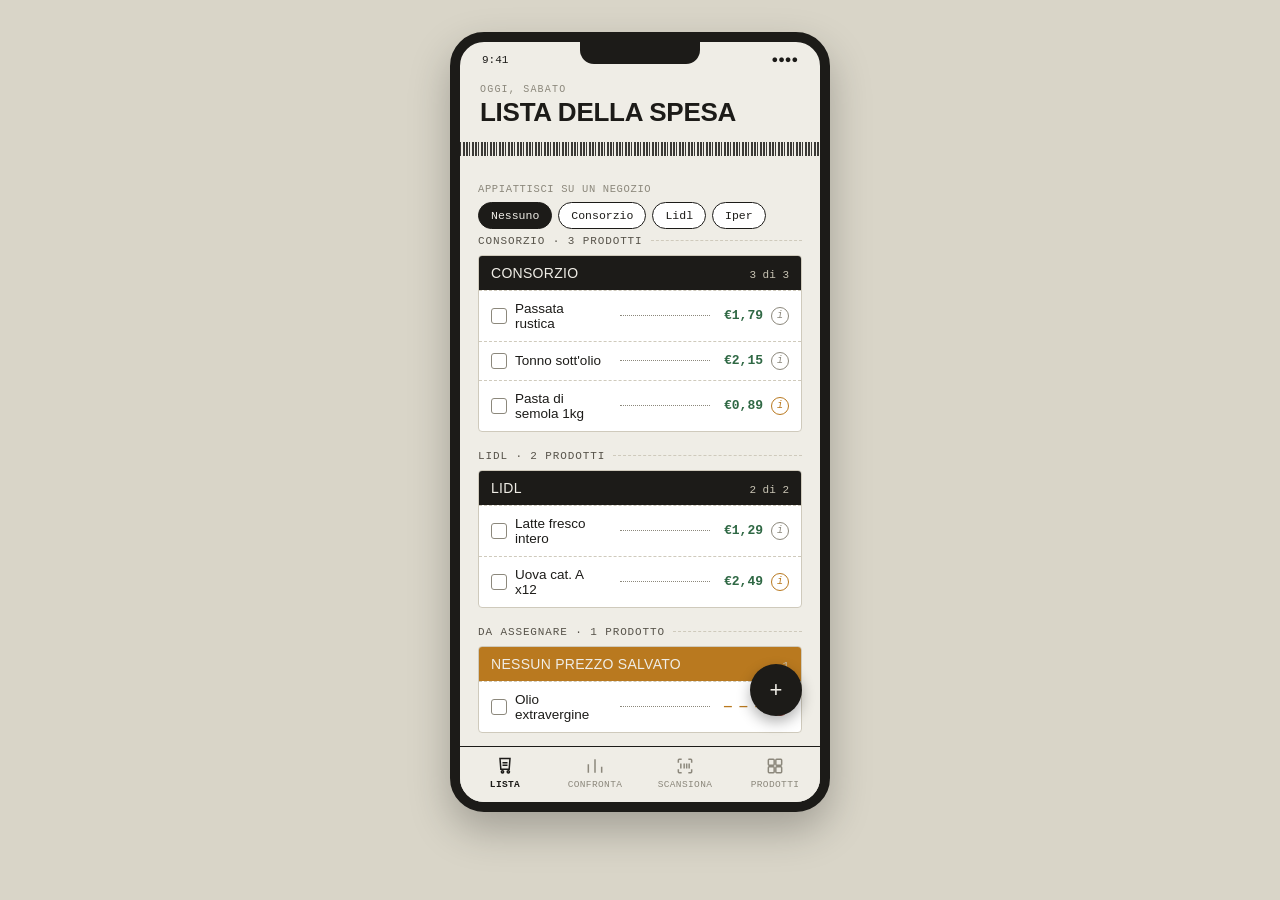
<file: docs/vision/scontrino-mockup.html>
<!DOCTYPE html>
<html lang="it">
<head>
<meta charset="UTF-8">
<meta name="viewport" content="width=device-width, initial-scale=1.0">
<title>Scontrino — mockup</title>
<style>
  :root{
    --paper:#EFEDE6;
    --paper-dark:#E4E1D6;
    --ink:#1C1B18;
    --ink-soft:#57534A;
    --ink-faint:#8C887C;
    --green:#2F6844;
    --green-bg:#DCE7DD;
    --amber:#B9791F;
    --amber-bg:#F2E3C7;
    --red:#A63A2E;
    --red-bg:#F0DBD6;
    --line:#CFCABC;
    --font-display:'Arial Black','Helvetica Neue',Arial,sans-serif;
    --font-body:-apple-system,BlinkMacSystemFont,'Segoe UI',Roboto,Helvetica,Arial,sans-serif;
    --font-mono:'SF Mono','Roboto Mono','Courier New',monospace;
  }
  *{box-sizing:border-box;}
  body{
    margin:0;
    background:#D9D5C8;
    font-family:var(--font-body);
    padding:32px 12px;
    display:flex;
    justify-content:center;
  }
  .device{
    width:380px;
    background:var(--paper);
    border-radius:34px;
    border:10px solid var(--ink);
    box-shadow:0 18px 40px rgba(0,0,0,0.25);
    overflow:hidden;
    position:relative;
  }
  .notch{
    position:absolute;
    top:0; left:50%;
    transform:translateX(-50%);
    width:120px; height:22px;
    background:var(--ink);
    border-radius:0 0 14px 14px;
    z-index:5;
  }
  .screen{
    height:760px;
    display:flex;
    flex-direction:column;
    position:relative;
  }
  .statusbar{
    height:36px;
    display:flex;
    align-items:center;
    justify-content:space-between;
    padding:0 22px;
    font-family:var(--font-mono);
    font-size:11px;
    color:var(--ink);
    flex-shrink:0;
  }
  .topbar{
    padding:6px 20px 14px;
    flex-shrink:0;
  }
  .topbar .eyebrow{
    font-family:var(--font-mono);
    font-size:10px;
    letter-spacing:0.12em;
    color:var(--ink-faint);
    text-transform:uppercase;
    margin:0 0 2px;
  }
  .topbar h1{
    font-family:var(--font-display);
    font-size:26px;
    letter-spacing:-0.01em;
    margin:0;
    color:var(--ink);
    text-transform:uppercase;
  }
  .barcode-divider{
    height:14px;
    margin:0 0 0;
    background-image:repeating-linear-gradient(90deg,var(--ink) 0px,var(--ink) 1px,transparent 1px,transparent 3px,var(--ink) 3px,var(--ink) 5px,transparent 5px,transparent 6px,var(--ink) 6px,var(--ink) 8px,transparent 8px,transparent 9px);
    opacity:0.85;
    flex-shrink:0;
  }
  .content{
    flex:1;
    overflow-y:auto;
    padding:16px 18px 20px;
  }
  .content::-webkit-scrollbar{display:none;}

  .section-label{
    font-family:var(--font-mono);
    font-size:11px;
    letter-spacing:0.08em;
    text-transform:uppercase;
    color:var(--ink-soft);
    margin:18px 0 8px;
    display:flex;
    align-items:center;
    gap:8px;
  }
  .section-label:first-child{margin-top:2px;}
  .section-label::after{
    content:"";
    flex:1;
    border-bottom:1px dashed var(--line);
  }

  .shop-group{
    background:#fff;
    border:1px solid var(--line);
    border-radius:4px;
    margin-bottom:14px;
    overflow:hidden;
  }
  .shop-head{
    display:flex;
    align-items:baseline;
    justify-content:space-between;
    padding:9px 12px;
    background:var(--ink);
    color:var(--paper);
  }
  .shop-head .name{
    font-family:var(--font-display);
    font-size:14px;
    text-transform:uppercase;
    letter-spacing:0.02em;
  }
  .shop-head .count{
    font-family:var(--font-mono);
    font-size:11px;
    color:#C8C4B4;
  }
  .item-row{
    display:flex;
    align-items:center;
    padding:10px 12px;
    border-top:1px dashed var(--line);
    gap:8px;
  }
  .item-row:first-of-type{border-top:none;}
  .item-check{
    width:16px;height:16px;
    border:1.5px solid var(--ink-faint);
    border-radius:3px;
    flex-shrink:0;
  }
  .item-name{
    font-size:13.5px;
    color:var(--ink);
    flex:1;
  }
  .item-leader{
    flex:0 0 auto;
    border-bottom:1px dotted var(--ink-faint);
    flex-grow:1;
    margin:0 6px;
    height:1px;
    min-width:8px;
  }
  .item-price{
    font-family:var(--font-mono);
    font-size:13px;
    font-weight:bold;
    color:var(--green);
    white-space:nowrap;
  }
  .item-delta{
    font-family:var(--font-mono);
    font-size:10.5px;
    white-space:nowrap;
  }
  .item-delta.d-zero{color:var(--green);}
  .item-delta.d-pos{color:var(--red);}
  .item-info-btn{
    width:18px;height:18px;
    border-radius:50%;
    border:1px solid var(--ink-faint);
    background:none;
    color:var(--ink-faint);
    font-family:var(--font-mono);
    font-size:10px;
    font-style:italic;
    display:flex;align-items:center;justify-content:center;
    flex-shrink:0;
    cursor:pointer;
    padding:0;
  }
  .item-info-btn:active{background:var(--paper-dark);}
  .item-info-btn.state-photo{border-color:var(--amber);color:var(--amber);}
  .item-info-btn.state-nodata{border-color:var(--red);color:var(--red);}
  .item-info-spacer{width:18px;flex-shrink:0;}

  .scan-context{
    background:var(--amber-bg);
    color:var(--ink);
    font-size:12px;
    line-height:1.4;
    padding:9px 11px;
    border-radius:4px;
    margin-bottom:12px;
  }
  .scan-context b{color:var(--amber);}

  .add-modal-body{padding:14px 16px 16px;}
  .add-modal-icon{
    width:40px;height:40px;
    border-radius:50%;
    background:var(--red-bg);
    color:var(--red);
    display:flex;align-items:center;justify-content:center;
    margin-bottom:10px;
  }
  .add-modal-title{
    font-family:var(--font-display);
    font-size:15px;
    text-transform:uppercase;
    color:var(--ink);
    margin:0 0 6px;
  }
  .add-modal-sub{
    font-size:12.5px;
    color:var(--ink-soft);
    line-height:1.5;
    margin:0 0 14px;
  }
  .add-modal-actions{
    display:flex;
    flex-direction:column;
    gap:8px;
  }

  .flatten-bar{
    margin:2px 0 4px;
  }
  .flatten-label{
    font-family:var(--font-mono);
    font-size:10.5px;
    text-transform:uppercase;
    letter-spacing:0.06em;
    color:var(--ink-faint);
    margin-bottom:7px;
  }
  .chip-row{
    display:flex;
    gap:6px;
    overflow-x:auto;
    padding-bottom:2px;
  }
  .chip{
    flex-shrink:0;
    font-family:var(--font-mono);
    font-size:11.5px;
    padding:6px 12px;
    border:1px solid var(--ink);
    border-radius:20px;
    color:var(--ink);
    background:#fff;
    cursor:pointer;
    white-space:nowrap;
  }
  .chip.active{
    background:var(--ink);
    color:var(--paper);
  }
  .flatten-note{
    font-size:11.5px;
    color:var(--ink-soft);
    background:var(--amber-bg);
    border-radius:4px;
    padding:8px 10px;
    margin:10px 0 4px;
  }
  .flatten-note b{color:var(--amber);}

  .modal-overlay{
    display:none;
    position:absolute;
    inset:0;
    background:rgba(28,27,24,0.55);
    z-index:20;
    align-items:center;
    justify-content:center;
    padding:0 28px;
  }
  .modal-overlay.open{display:flex;}
  .modal-card{
    background:#fff;
    border-radius:8px;
    width:100%;
    overflow:hidden;
  }
  .modal-img{
    aspect-ratio:1/1;
    background:var(--paper-dark);
    display:flex;
    align-items:center;
    justify-content:center;
    color:var(--ink-faint);
    position:relative;
  }
  .modal-close{
    position:absolute;
    top:8px;right:8px;
    width:26px;height:26px;
    border-radius:50%;
    background:var(--ink);
    color:var(--paper);
    border:none;
    display:flex;align-items:center;justify-content:center;
    font-size:13px;
    cursor:pointer;
  }
  .modal-body{padding:12px 14px 14px;}
  .modal-name{
    font-family:var(--font-display);
    font-size:15px;
    text-transform:uppercase;
    color:var(--ink);
    margin:0 0 3px;
  }
  .modal-sub{
    font-family:var(--font-mono);
    font-size:10.5px;
    color:var(--ink-faint);
  }

  .fab{
    position:absolute;
    right:18px;
    bottom:86px;
    width:52px;height:52px;
    border-radius:50%;
    background:var(--ink);
    color:var(--paper);
    display:flex;align-items:center;justify-content:center;
    font-family:var(--font-display);
    font-size:22px;
    box-shadow:0 6px 14px rgba(0,0,0,0.3);
  }

  .compare-card{
    background:#fff;
    border:1px solid var(--line);
    border-radius:4px;
    padding:12px 14px;
    margin-bottom:10px;
  }
  .compare-title{
    font-family:var(--font-display);
    font-size:15px;
    text-transform:uppercase;
    color:var(--ink);
    margin-bottom:2px;
  }
  .compare-sub{
    font-family:var(--font-mono);
    font-size:10.5px;
    color:var(--ink-faint);
    margin-bottom:10px;
  }
  .rank-row{
    display:flex;
    align-items:center;
    padding:8px 0;
    border-top:1px dashed var(--line);
    gap:10px;
  }
  .rank-row:first-of-type{border-top:none;}
  .rank-badge{
    font-family:var(--font-mono);
    font-size:11px;
    width:20px;height:20px;
    border-radius:50%;
    display:flex;align-items:center;justify-content:center;
    flex-shrink:0;
    color:#fff;
  }
  .rank-1{background:var(--green);}
  .rank-2{background:var(--ink-faint);}
  .rank-3{background:var(--ink-faint);}
  .rank-shop{font-size:13px;color:var(--ink);flex:1;}
  .rank-price{font-family:var(--font-mono);font-size:13px;font-weight:bold;color:var(--ink);}
  .rank-price.best{color:var(--green);}
  .save-tag{
    display:inline-block;
    font-family:var(--font-mono);
    font-size:10px;
    background:var(--green-bg);
    color:var(--green);
    padding:2px 6px;
    border-radius:3px;
    margin-top:8px;
  }

  .scan-card{
    background:#fff;
    border:1px solid var(--line);
    border-radius:6px;
    margin-bottom:10px;
    overflow:hidden;
  }
  .scan-card.highlight{border-color:var(--amber);}
  .scan-card-head{
    display:flex;
    align-items:center;
    gap:10px;
    padding:11px 12px;
  }
  .scan-card-icon{
    width:34px;height:34px;
    border-radius:50%;
    background:var(--paper-dark);
    color:var(--ink-faint);
    display:flex;align-items:center;justify-content:center;
    flex-shrink:0;
  }
  .scan-card-icon.captured{background:var(--green-bg);color:var(--green);}
  .scan-card-icon.highlight{background:var(--amber-bg);color:var(--amber);}
  .scan-card-titlerow{
    flex:1;
    display:flex;
    align-items:center;
    justify-content:space-between;
    gap:6px;
  }
  .scan-card-title{
    font-family:var(--font-display);
    font-size:12.5px;
    text-transform:uppercase;
    letter-spacing:0.02em;
    color:var(--ink);
  }
  .scan-card-tag{
    font-family:var(--font-mono);
    font-size:9px;
    text-transform:uppercase;
    background:var(--amber);
    color:#fff;
    padding:2px 6px;
    border-radius:3px;
    flex-shrink:0;
  }
  .scan-card-purpose{
    font-size:11px;
    color:var(--ink-soft);
    padding:0 12px 10px 56px;
    margin-top:-6px;
  }
  .scan-card-detail{
    font-family:var(--font-mono);
    font-size:12px;
    color:var(--ink);
    padding:9px 12px;
    border-top:1px dashed var(--line);
    background:var(--paper-dark);
  }
  .scan-card-detail.pending{color:var(--ink-faint);font-style:italic;}
  .scan-card-actions{
    padding:9px 12px;
    border-top:1px dashed var(--line);
    display:flex;
    justify-content:flex-end;
  }
  .scan-card-btn{
    font-family:var(--font-mono);
    font-size:11px;
    padding:6px 12px;
    border:1px solid var(--ink);
    border-radius:4px;
    background:none;
    color:var(--ink);
    cursor:pointer;
  }

  .outcome-row{
    display:flex;
    gap:6px;
    padding:0 12px 10px 56px;
    margin-top:-2px;
  }
  .outcome-chip{
    font-family:var(--font-mono);
    font-size:10px;
    padding:4px 8px;
    border-radius:12px;
    border:1px solid var(--line);
    background:#fff;
    color:var(--ink-faint);
    cursor:pointer;
  }
  .outcome-chip.active-found{border-color:var(--green);color:var(--green);background:var(--green-bg);}
  .outcome-chip.active-notfound{border-color:var(--red);color:var(--red);background:var(--red-bg);}
  .outcome-chip.active-unreadable{border-color:var(--amber);color:var(--amber);background:var(--amber-bg);}

  .confirm-card{
    background:#fff;
    border:1px solid var(--line);
    border-radius:6px;
    margin-bottom:14px;
    overflow:hidden;
  }
  .confirm-row{
    padding:9px 12px;
    border-top:1px dashed var(--line);
  }
  .confirm-row:first-of-type{border-top:none;}
  .confirm-row-top{
    display:flex;
    align-items:center;
    justify-content:space-between;
    margin-bottom:5px;
  }
  .confirm-label{
    font-family:var(--font-mono);
    font-size:10px;
    text-transform:uppercase;
    letter-spacing:0.05em;
    color:var(--ink-faint);
  }
  .confirm-tag{
    font-family:var(--font-mono);
    font-size:9.5px;
    padding:2px 7px;
    border-radius:3px;
    text-transform:uppercase;
  }
  .confirm-tag.tag-wait{background:var(--paper-dark);color:var(--ink-faint);}
  .confirm-tag.tag-verify{background:var(--amber-bg);color:var(--amber);}
  .confirm-tag.tag-manual{background:var(--red-bg);color:var(--red);}
  .confirm-tag.tag-confirmed{background:var(--green-bg);color:var(--green);}
  .confirm-inputrow{display:flex;align-items:center;gap:8px;}
  .confirm-input{
    flex:1;
    font-family:var(--font-mono);
    font-size:13px;
    padding:7px 9px;
    border:1px solid var(--line);
    border-radius:4px;
    background:var(--paper);
    color:var(--ink);
  }
  .confirm-input::placeholder{color:var(--ink-faint);font-style:italic;}
  .confirm-check{
    width:28px;height:28px;
    border-radius:50%;
    border:1px solid var(--ink-faint);
    background:none;
    color:var(--ink-faint);
    display:flex;align-items:center;justify-content:center;
    flex-shrink:0;
    cursor:pointer;
  }
  .confirm-check.on{background:var(--green);border-color:var(--green);color:#fff;}
  .confirm-summary{
    font-family:var(--font-mono);
    font-size:11px;
    color:var(--amber);
    margin:0 0 8px;
    text-align:center;
  }
  .confirm-summary.all-ok{color:var(--green);}

  .meta-select{
    background:#fff;
    border:1px solid var(--line);
    border-radius:4px;
    margin-bottom:14px;
  }
  .meta-option{
    display:flex;align-items:center;gap:10px;
    padding:11px 14px;
    border-top:1px dashed var(--line);
    cursor:pointer;
  }
  .meta-option:first-of-type{border-top:none;}
  .meta-check{
    width:16px;height:16px;
    border:1.5px solid var(--ink-faint);
    border-radius:3px;
    flex-shrink:0;
    position:relative;
  }
  .meta-check.checked{background:var(--green);border-color:var(--green);}
  .meta-check.checked::after{
    content:"✓";
    position:absolute;inset:0;
    display:flex;align-items:center;justify-content:center;
    color:#fff;font-size:11px;
  }
  .meta-option .m-name{font-size:13.5px;color:var(--ink);flex:1;}
  .meta-option .m-tag{font-family:var(--font-mono);font-size:10px;color:var(--ink-faint);}
  .meta-option.checked .m-tag{color:var(--green);font-weight:bold;}
  .meta-option.add-new .m-name{color:var(--ink-soft);}

  .btn-primary{
    display:block;
    width:100%;
    text-align:center;
    background:var(--ink);
    color:var(--paper);
    font-family:var(--font-display);
    font-size:14px;
    letter-spacing:0.02em;
    text-transform:uppercase;
    padding:13px;
    border-radius:4px;
    border:none;
    margin-top:6px;
  }

  .product-list-row{
    display:flex;
    align-items:center;
    gap:10px;
    padding:11px 4px;
    border-top:1px dashed var(--line);
  }
  .product-list-row:first-of-type{border-top:none;}
  .p-thumb{
    width:34px;height:34px;
    background:var(--paper-dark);
    border:1px solid var(--line);
    border-radius:3px;
    flex-shrink:0;
    display:flex;align-items:center;justify-content:center;
    font-family:var(--font-mono);
    font-size:9px;
    color:var(--ink-faint);
  }
  .p-info{flex:1;}
  .p-name{font-size:13.5px;color:var(--ink);}
  .p-variants{font-family:var(--font-mono);font-size:10px;color:var(--ink-faint);}
  .p-range{font-family:var(--font-mono);font-size:11.5px;color:var(--ink-soft);text-align:right;}

  .search-bar{
    display:flex;
    align-items:center;
    background:#fff;
    border:1px solid var(--line);
    border-radius:4px;
    padding:9px 12px;
    margin-bottom:6px;
    font-size:13px;
    color:var(--ink-faint);
    font-family:var(--font-mono);
  }

  .tabbar{
    display:flex;
    border-top:1px solid var(--ink);
    background:var(--paper);
    flex-shrink:0;
  }
  .tab{
    flex:1;
    display:flex;
    flex-direction:column;
    align-items:center;
    gap:3px;
    padding:9px 0 12px;
    cursor:pointer;
    color:var(--ink-faint);
  }
  .tab.active{color:var(--ink);}
  .tab .ic{
    width:20px;height:20px;
    position:relative;
  }
  .tab .lbl{
    font-family:var(--font-mono);
    font-size:9.5px;
    text-transform:uppercase;
    letter-spacing:0.04em;
  }
  .tab.active .lbl{font-weight:bold;}

  .pane{display:none;}
  .pane.active{display:block;}

  svg{overflow:visible;}
</style>
</head>
<body>

<div class="device">
  <div class="notch"></div>
  <div class="screen">
    <div class="statusbar">
      <span>9:41</span>
      <span>●●●●</span>
    </div>

    <div class="topbar" id="topbar">
      <p class="eyebrow" id="eyebrow">Oggi, sabato</p>
      <h1 id="pagetitle">Lista della spesa</h1>
    </div>
    <div class="barcode-divider"></div>

    <div class="content">

      <!-- PANE 1: LISTA -->
      <div class="pane active" id="pane-lista">
        <div class="flatten-bar">
          <p class="flatten-label">Appiattisci su un negozio</p>
          <div class="chip-row" id="chip-row"></div>
        </div>
        <div id="lista-dynamic"></div>

        <div class="modal-overlay" id="info-modal">
          <div class="modal-card">
            <div class="modal-img">
              <svg width="56" height="56" viewBox="0 0 24 24" fill="none" stroke="currentColor" stroke-width="1.3"><rect x="3" y="3" width="18" height="18" rx="2"/><circle cx="9" cy="9" r="2"/><path d="M21 15l-5-5-9 9"/></svg>
              <button class="modal-close" id="info-close">✕</button>
            </div>
            <div class="modal-body">
              <p class="modal-name" id="info-name">—</p>
              <p class="modal-sub" id="info-sub">foto scattata durante la scansione</p>
            </div>
          </div>
        </div>

        <div class="modal-overlay" id="add-modal">
          <div class="modal-card">
            <div class="add-modal-body">
              <div class="add-modal-icon" id="add-modal-icon">
                <svg width="20" height="20" viewBox="0 0 24 24" fill="none" stroke="currentColor" stroke-width="1.8"><path d="M4 8V5a1 1 0 0 1 1-1h3M20 8V5a1 1 0 0 0-1-1h-3M4 16v3a1 1 0 0 0 1 1h3M20 16v3a1 1 0 0 1-1 1h-3"/><circle cx="12" cy="12" r="3.2"/></svg>
              </div>
              <p class="add-modal-title" id="add-modal-title">Nuovo formato</p>
              <p class="add-modal-sub" id="add-modal-sub">—</p>
              <div class="add-modal-actions" id="add-modal-actions"></div>
              <button class="btn-primary" style="background:none;color:var(--ink-soft);border:1px solid var(--line);margin-top:8px;" id="add-modal-cancel">Annulla</button>
            </div>
          </div>
        </div>
      </div>

      <!-- PANE 2: CONFRONTA -->
      <div class="pane" id="pane-confronta">
        <div class="search-bar"><span>Cerca meta-prodotto…</span></div>

        <div class="compare-card">
          <div class="compare-title">Passata di pomodoro rustica</div>
          <div class="compare-sub">6 prodotti collegati · aggiornato 2 giorni fa</div>
          <div class="rank-row">
            <div class="rank-badge rank-1">1</div>
            <div class="rank-shop">Consorzio — Mutti rustica 400g</div>
            <div class="rank-price best">€1,79</div>
          </div>
          <div class="rank-row">
            <div class="rank-badge rank-2">2</div>
            <div class="rank-shop">Lidl — Italiamo rustica 400g</div>
            <div class="rank-price">€1,95</div>
          </div>
          <div class="rank-row">
            <div class="rank-badge rank-3">3</div>
            <div class="rank-shop">Iper — Cirio rustica 400g</div>
            <div class="rank-price">€2,30</div>
          </div>
          <span class="save-tag">▾ 22% risparmio vs. media</span>
        </div>

        <div class="compare-card">
          <div class="compare-title">Tonno sott'olio</div>
          <div class="compare-sub">4 prodotti collegati · aggiornato ieri</div>
          <div class="rank-row">
            <div class="rank-badge rank-1">1</div>
            <div class="rank-shop">Consorzio — Rio Mare 3x80g</div>
            <div class="rank-price best">€2,15</div>
          </div>
          <div class="rank-row">
            <div class="rank-badge rank-2">2</div>
            <div class="rank-shop">Iper — As do Mar 3x80g</div>
            <div class="rank-price">€2,60</div>
          </div>
        </div>
      </div>

      <!-- PANE 3: SCANSIONA -->
      <div class="pane" id="pane-scansiona">
        <div class="scan-context" id="scan-context" style="display:none;"></div>

        <div id="scan-slots"></div>

        <p class="section-label">Conferma dati</p>
        <div id="confirm-card"></div>

        <p class="section-label">Collega a meta-prodotto/i</p>
        <div class="meta-select" id="meta-options"></div>

        <p id="confirm-summary" class="confirm-summary"></p>
        <button class="btn-primary">Salva prezzo</button>
      </div>

      <!-- PANE 4: PRODOTTI -->
      <div class="pane" id="pane-prodotti">
        <div class="search-bar"><span>Cerca prodotto o marca…</span></div>

        <p class="section-label">Meta-prodotti · 18</p>
        <div class="product-list-row">
          <div class="p-thumb">IMG</div>
          <div class="p-info"><div class="p-name">Passata rustica</div><div class="p-variants">6 marche · 3 supermercati</div></div>
          <div class="p-range">€1,79–2,30</div>
        </div>
        <div class="product-list-row">
          <div class="p-thumb">IMG</div>
          <div class="p-info"><div class="p-name">Tonno sott'olio</div><div class="p-variants">4 marche · 2 supermercati</div></div>
          <div class="p-range">€2,15–2,60</div>
        </div>
        <div class="product-list-row">
          <div class="p-thumb">IMG</div>
          <div class="p-info"><div class="p-name">Latte fresco intero</div><div class="p-variants">3 marche · 2 supermercati</div></div>
          <div class="p-range">€1,29–1,45</div>
        </div>
        <div class="product-list-row">
          <div class="p-thumb">IMG</div>
          <div class="p-info"><div class="p-name">Pasta di semola</div><div class="p-variants">5 marche · 3 supermercati</div></div>
          <div class="p-range">€0,79–1,10</div>
        </div>
        <div class="product-list-row">
          <div class="p-thumb">IMG</div>
          <div class="p-info"><div class="p-name">Olio extravergine</div><div class="p-variants">2 marche · 1 supermercato</div></div>
          <div class="p-range">€6,90</div>
        </div>
      </div>

    </div>

    <div class="fab" id="fab">+</div>

    <div class="tabbar">
      <div class="tab active" data-pane="lista" data-title="Lista della spesa" data-eyebrow="Oggi, sabato">
        <svg class="ic" viewBox="0 0 24 24" fill="none" stroke="currentColor" stroke-width="1.8"><path d="M6 3h12l-1 13H7L6 3z"/><path d="M9 8h6M9 11h6"/><circle cx="9" cy="19" r="1.4"/><circle cx="16" cy="19" r="1.4"/></svg>
        <span class="lbl">Lista</span>
      </div>
      <div class="tab" data-pane="confronta" data-title="Confronto prezzi" data-eyebrow="Best buy list">
        <svg class="ic" viewBox="0 0 24 24" fill="none" stroke="currentColor" stroke-width="1.8"><path d="M4 20V10M12 20V4M20 20v-7"/></svg>
        <span class="lbl">Confronta</span>
      </div>
      <div class="tab" data-pane="scansiona" data-title="Scansiona prodotto" data-eyebrow="Barcode + prezzo">
        <svg class="ic" viewBox="0 0 24 24" fill="none" stroke="currentColor" stroke-width="1.8"><path d="M4 8V5a1 1 0 0 1 1-1h3M20 8V5a1 1 0 0 0-1-1h-3M4 16v3a1 1 0 0 0 1 1h3M20 16v3a1 1 0 0 1-1 1h-3M7 9v6M11 9v6M14 9v6M17 9v6"/></svg>
        <span class="lbl">Scansiona</span>
      </div>
      <div class="tab" data-pane="prodotti" data-title="Meta-prodotti" data-eyebrow="Catalogo">
        <svg class="ic" viewBox="0 0 24 24" fill="none" stroke="currentColor" stroke-width="1.8"><rect x="4" y="4" width="7" height="7" rx="1"/><rect x="13" y="4" width="7" height="7" rx="1"/><rect x="4" y="13" width="7" height="7" rx="1"/><rect x="13" y="13" width="7" height="7" rx="1"/></svg>
        <span class="lbl">Prodotti</span>
      </div>
    </div>
  </div>
</div>

<script>
  const listItems = [
    { name:"Passata rustica", variants:[
        { shop:"Consorzio", brand:"Mutti rustica 400g",     price:1.79, hasImage:true },
        { shop:"Lidl",      brand:"Italiamo rustica 400g",  price:1.95, hasImage:true },
        { shop:"Iper",      brand:"Cirio rustica 400g",     price:2.30, hasImage:false }
      ]},
    { name:"Tonno sott'olio", variants:[
        { shop:"Consorzio", brand:"Rio Mare 3x80g",   price:2.15, hasImage:true },
        { shop:"Iper",      brand:"As do Mar 3x80g",  price:2.60, hasImage:false }
      ]},
    { name:"Pasta di semola 1kg", variants:[
        { shop:"Consorzio", brand:"Barilla",  price:0.89, hasImage:false }
      ]},
    { name:"Latte fresco intero", variants:[
        { shop:"Lidl",      brand:"Latteria Alpina 1L",     price:1.29, hasImage:true },
        { shop:"Iper",      brand:"Centrale del Latte 1L",  price:1.45, hasImage:true },
        { shop:"Consorzio", brand:"Granarolo 1L",           price:1.55, hasImage:true },
        { shop:"Consorzio", brand:"Parmalat 1L",            price:1.62, hasImage:false }
      ]},
    { name:"Uova cat. A x12", variants:[
        { shop:"Lidl", brand:"Uova fresche x12", price:2.49, hasImage:false }
      ]},
    { name:"Olio extravergine", variants:[] }
  ];
  const shops = ["Consorzio","Lidl","Iper"];
  const fmt = v => "€" + v.toFixed(2).replace(".", ",");

  function bestVariant(variants){
    if(!variants.length) return null;
    return variants.reduce((a,b) => b.price < a.price ? b : a);
  }

  function esc(s){ return s.replace(/'/g,"\\'"); }

  function fotoState(variant){
    if(!variant) return "no-data";
    return variant.hasImage ? "ok" : "no-photo";
  }

  function infoBtn(item, variant, shopLabel){
    const state = fotoState(variant);
    if(state === "ok"){
      return `<button class="item-info-btn" onclick="openInfo('${esc(item.name)}','${esc(variant.brand)}')">i</button>`;
    }
    if(state === "no-photo"){
      return `<button class="item-info-btn state-photo" onclick="openAddFlow('${esc(item.name)}','${esc(variant.brand)}','photo','${shopLabel?esc(shopLabel):""}')">i</button>`;
    }
    return `<button class="item-info-btn state-nodata" onclick="openAddFlow('${esc(item.name)}','','data','${shopLabel?esc(shopLabel):""}')">i</button>`;
  }

  function renderGrouped(){
    const groups = {};
    const unassigned = [];
    listItems.forEach(item => {
      const best = bestVariant(item.variants);
      if(!best){ unassigned.push(item); return; }
      (groups[best.shop] = groups[best.shop] || []).push({item, variant:best});
    });

    let html = "";
    Object.entries(groups).forEach(([shop, entries]) => {
      html += `<p class="section-label">${shop} · ${entries.length} prodotti</p>
      <div class="shop-group">
        <div class="shop-head"><span class="name">${shop}</span><span class="count">${entries.length} di ${entries.length}</span></div>
        ${entries.map(({item, variant}) => `
          <div class="item-row">
            <div class="item-check"></div>
            <span class="item-name">${item.name}</span>
            <div class="item-leader"></div>
            <span class="item-price">${fmt(variant.price)}</span>
            ${infoBtn(item, variant, shop)}
          </div>`).join("")}
      </div>`;
    });

    if(unassigned.length){
      html += `<p class="section-label">Da assegnare · ${unassigned.length} prodotto${unassigned.length>1?"i":""}</p>
      <div class="shop-group">
        <div class="shop-head" style="background:var(--amber);"><span class="name">Nessun prezzo salvato</span><span class="count">${unassigned.length}</span></div>
        ${unassigned.map(item => `
          <div class="item-row">
            <div class="item-check"></div>
            <span class="item-name">${item.name}</span>
            <div class="item-leader"></div>
            <span class="item-price" style="color:var(--amber);">— — —</span>
            ${infoBtn(item, null, null)}
          </div>`).join("")}
      </div>`;
    }
    document.getElementById("lista-dynamic").innerHTML = html;
  }

  function renderFlattened(shop){
    let anyAsterisk = false;

    const rows = listItems.map(item => {
      const globalBest = bestVariant(item.variants);
      const here = item.variants.filter(v => v.shop === shop);

      if(!here.length){
        return `<div class="item-row">
          <div class="item-check"></div>
          <span class="item-name">${item.name}</span>
          <div class="item-leader"></div>
          <span class="item-price" style="color:var(--red);">nessun formato qui</span>
          ${infoBtn(item, null, shop)}
        </div>`;
      }

      const chosen = bestVariant(here);
      const multi = here.length > 1;
      if(multi) anyAsterisk = true;
      const delta = globalBest ? chosen.price - globalBest.price : 0;
      const deltaHtml = !globalBest || delta <= 0.004
        ? `<span class="item-delta d-zero">(miglior prezzo)</span>`
        : `<span class="item-delta d-pos">(+${fmt(delta)} vs ${globalBest.shop})</span>`;

      return `<div class="item-row">
        <div class="item-check"></div>
        <span class="item-name">${item.name}${multi ? ' <span class="item-delta" style="color:var(--amber);">*</span>' : ''}</span>
        <div class="item-leader"></div>
        ${deltaHtml}
        <span class="item-price">${fmt(chosen.price)}</span>
        ${infoBtn(item, chosen, shop)}
      </div>`;
    }).join("");

    const totalHere = listItems.reduce((sum, item) => {
      const here = item.variants.filter(v => v.shop === shop);
      const chosen = bestVariant(here) || bestVariant(item.variants);
      return sum + (chosen ? chosen.price : 0);
    }, 0);
    const totalBest = listItems.reduce((sum, item) => sum + (bestVariant(item.variants)?.price ?? 0), 0);
    const extra = totalHere - totalBest;

    document.getElementById("lista-dynamic").innerHTML = `
      <p class="section-label">${shop} · tutti i ${listItems.length} prodotti</p>
      <div class="shop-group">
        <div class="shop-head"><span class="name">${shop}</span><span class="count">tutto qui</span></div>
        ${rows}
      </div>
      ${anyAsterisk ? `<p class="flatten-note">* più formati disponibili qui: mostrato il più economico come esempio, non necessariamente quello che avevi in lista — tocca (i) per vedere quale.</p>` : ''}
      <p class="flatten-note">Facendo tutta la spesa qui rimetti <b>${fmt(Math.max(extra,0))}</b> rispetto a comprare ogni prodotto nel suo negozio migliore.</p>
    `;
  }

  function setupChips(){
    const row = document.getElementById("chip-row");
    let html = `<div class="chip active" data-shop="">Nessuno</div>`;
    shops.forEach(s => html += `<div class="chip" data-shop="${s}">${s}</div>`);
    row.innerHTML = html;
    row.querySelectorAll(".chip").forEach(chip => {
      chip.addEventListener("click", () => {
        row.querySelectorAll(".chip").forEach(c => c.classList.remove("active"));
        chip.classList.add("active");
        const shop = chip.dataset.shop;
        shop ? renderFlattened(shop) : renderGrouped();
      });
    });
  }

  function openInfo(name, brand){
    document.getElementById("info-name").textContent = name;
    document.getElementById("info-sub").textContent = brand ? brand + " — foto scattata durante la scansione" : "foto scattata durante la scansione";
    document.getElementById("info-modal").classList.add("open");
  }
  document.getElementById("info-close").addEventListener("click", () => {
    document.getElementById("info-modal").classList.remove("open");
  });
  document.getElementById("info-modal").addEventListener("click", e => {
    if(e.target.id === "info-modal") e.target.classList.remove("open");
  });

  function openAddFlow(name, brand, kind, shop){
    const icon = document.getElementById("add-modal-icon");
    const title = document.getElementById("add-modal-title");
    const sub = document.getElementById("add-modal-sub");
    const actions = document.getElementById("add-modal-actions");

    if(kind === "photo"){
      icon.style.background = "var(--amber-bg)";
      icon.style.color = "var(--amber)";
      title.textContent = "Aggiungi foto";
      sub.innerHTML = `Formato noto: <b>${brand}</b>. Prezzo e marca sono già salvati, manca solo la foto per riconoscerlo davanti allo scaffale.`;
      actions.innerHTML = `<button class="btn-primary">Scatta foto del formato</button>`;
      actions.querySelector("button").onclick = () => goToScanFor(name, `Stai fotografando <b>${brand}</b> — marca e prezzo sono già noti, serve solo la foto prodotto.`, "photo-only");
    } else {
      icon.style.background = "var(--red-bg)";
      icon.style.color = "var(--red)";
      title.textContent = "Prodotto mai visto";
      sub.innerHTML = shop
        ? `Non hai ancora nessun prodotto di <b>${name}</b> salvato per <b>${shop}</b>. Probabilmente servono tutte e 3 le foto: da lì deduciamo marca, formato e prezzo.`
        : `Non hai ancora nessun prezzo salvato per <b>${name}</b> in nessun supermercato. Servono tutte e 3 le foto per crearlo da zero.`;
      actions.innerHTML = `<button class="btn-primary">Scatta le 3 foto</button>`;
      actions.querySelector("button").onclick = () => goToScanFor(name, `Prodotto mai visto per <b>${name}</b>${shop ? " — " + shop : ""}. Scatta barcode, cartellino e foto: marca e formato verranno dedotti, il resto lo confermi tu.`, "need-all");
    }
    document.getElementById("add-modal").classList.add("open");
  }
  document.getElementById("add-modal-cancel").addEventListener("click", () => {
    document.getElementById("add-modal").classList.remove("open");
  });
  document.getElementById("add-modal").addEventListener("click", e => {
    if(e.target.id === "add-modal") e.target.classList.remove("open");
  });

  const scanIcons = {
    barcode: '<svg width="18" height="18" viewBox="0 0 24 24" fill="none" stroke="currentColor" stroke-width="1.8"><path d="M4 5v14M8 5v14M11 5v14M15 5v14M18 5v14M21 5v14" stroke-dasharray="1 2"/></svg>',
    cartellino: '<svg width="18" height="18" viewBox="0 0 24 24" fill="none" stroke="currentColor" stroke-width="1.8"><path d="M12 2 3 11v9a2 2 0 0 0 2 2h6M21 11 12 2M15 22l1.5-1.5M18 19l3-3-3-3-3 3 3 3z"/></svg>',
    prodotto: '<svg width="18" height="18" viewBox="0 0 24 24" fill="none" stroke="currentColor" stroke-width="1.8"><rect x="3" y="3" width="18" height="18" rx="2"/><circle cx="9" cy="9" r="2"/><path d="M21 15l-5-5-9 9"/></svg>'
  };

  const scanMeta = {
    barcode:   { title:"Codice a barre",  purpose:"Deduce nome, marca e formato (peso/pezzi) del prodotto." },
    cartellino:{ title:"Cartellino prezzo", purpose:"Legge prezzo confezione e prezzo al kg/litro." },
    prodotto:  { title:"Foto prodotto",   purpose:"L'unica salvata: serve a riconoscerlo sullo scaffale." }
  };

  let scanState = {
    barcode:    { captured:true,  outcome:"found" },
    cartellino: { captured:true },
    prodotto:   { captured:false },
    highlight:  "prodotto"
  };

  let productData = { marca:"Mutti", formato:"Rustica, 400g", prezzo:"1,79", prezzoUnit:"4,48" };
  let confirmedFields = { marca:false, formato:false, prezzo:false, prezzoUnit:false };

  function barcodeDetail(){
    const b = scanState.barcode;
    if(!b.captured) return "Non ancora scattata";
    if(b.outcome === "found") return "8 001120 512680 → riconosciuto";
    if(b.outcome === "notfound") return "8 001120 512680 → nessuna corrispondenza nel database";
    return "foto scattata, ma il codice non è leggibile";
  }
  function cartellinoDetail(){
    return scanState.cartellino.captured ? "Letto: verifica i valori qui sotto" : "Non ancora scattata";
  }
  function prodottoDetail(){
    return scanState.prodotto.captured ? "Foto salvata" : "Non ancora scattata";
  }

  function renderScanSlots(){
    const order = ["barcode","cartellino","prodotto"];
    document.getElementById("scan-slots").innerHTML = order.map(key => {
      const s = scanState[key];
      const m = scanMeta[key];
      const isHi = scanState.highlight === key;
      const detail = key === "barcode" ? barcodeDetail() : key === "cartellino" ? cartellinoDetail() : prodottoDetail();
      const outcomeChips = (key === "barcode" && s.captured) ? `
        <div class="outcome-row">
          <div class="outcome-chip ${s.outcome === "found" ? "active-found" : ""}" onclick="setBarcodeOutcome('found')">Riconosciuto</div>
          <div class="outcome-chip ${s.outcome === "notfound" ? "active-notfound" : ""}" onclick="setBarcodeOutcome('notfound')">Non trovato</div>
          <div class="outcome-chip ${s.outcome === "unreadable" ? "active-unreadable" : ""}" onclick="setBarcodeOutcome('unreadable')">Illeggibile</div>
        </div>` : "";
      return `
      <div class="scan-card ${isHi ? "highlight" : ""}">
        <div class="scan-card-head">
          <div class="scan-card-icon ${s.captured ? "captured" : (isHi ? "highlight" : "")}">${scanIcons[key]}</div>
          <div class="scan-card-titlerow">
            <span class="scan-card-title">${m.title}</span>
            ${isHi ? '<span class="scan-card-tag">consigliata</span>' : ''}
          </div>
        </div>
        <p class="scan-card-purpose">${m.purpose}</p>
        <div class="scan-card-detail ${s.captured ? "" : "pending"}">${detail}</div>
        ${outcomeChips}
        <div class="scan-card-actions">
          <button class="scan-card-btn" onclick="toggleScanSlot('${key}')">${s.captured ? "Rifai foto" : "Scatta foto"}</button>
        </div>
      </div>`;
    }).join("");
  }

  function toggleScanSlot(key){
    const s = scanState[key];
    if(!s.captured){
      s.captured = true;
      if(key === "barcode"){
        s.outcome = "found";
        productData.marca = "Mutti";
        productData.formato = "Rustica, 400g";
      }
      if(key === "cartellino"){
        productData.prezzo = "1,79";
        productData.prezzoUnit = "4,48";
      }
      if(scanState.highlight === key) scanState.highlight = null;
    } else {
      s.captured = false;
      if(key === "barcode"){
        delete s.outcome;
        productData.marca = ""; productData.formato = "";
        confirmedFields.marca = false; confirmedFields.formato = false;
      }
      if(key === "cartellino"){
        productData.prezzo = ""; productData.prezzoUnit = "";
        confirmedFields.prezzo = false; confirmedFields.prezzoUnit = false;
      }
    }
    renderScanSlots();
    renderConfirmCard();
  }

  function setBarcodeOutcome(outcome){
    scanState.barcode.outcome = outcome;
    if(outcome === "found"){
      productData.marca = "Mutti";
      productData.formato = "Rustica, 400g";
    } else {
      productData.marca = "";
      productData.formato = "";
    }
    confirmedFields.marca = false;
    confirmedFields.formato = false;
    renderScanSlots();
    renderConfirmCard();
  }

  function confirmFieldTag(fieldKey, sourceCaptured, sourceOk){
    if(confirmedFields[fieldKey]) return { cls:"tag-confirmed", text:"confermato" };
    if(!sourceCaptured) return { cls:"tag-wait", text:"in attesa" };
    if(!sourceOk) return { cls:"tag-manual", text:"inserisci tu" };
    return { cls:"tag-verify", text:"dedotto, verifica" };
  }

  function renderConfirmCard(){
    const bOk = scanState.barcode.captured && scanState.barcode.outcome === "found";
    const rows = [
      { key:"marca",      label:"Marca",              source:scanState.barcode.captured, ok:bOk, placeholder:"es. Mutti" },
      { key:"formato",    label:"Formato",            source:scanState.barcode.captured, ok:bOk, placeholder:"es. 400g" },
      { key:"prezzo",     label:"Prezzo confezione",  source:scanState.cartellino.captured, ok:scanState.cartellino.captured, placeholder:"es. 1,79" },
      { key:"prezzoUnit", label:"Prezzo al kg / litro", source:scanState.cartellino.captured, ok:scanState.cartellino.captured, placeholder:"es. 4,48" }
    ];
    document.getElementById("confirm-card").innerHTML = rows.map(r => {
      const tag = confirmFieldTag(r.key, r.source, r.ok);
      return `
      <div class="confirm-row">
        <div class="confirm-row-top">
          <span class="confirm-label">${r.label}</span>
          <span class="confirm-tag ${tag.cls}">${tag.text}</span>
        </div>
        <div class="confirm-inputrow">
          <input class="confirm-input" placeholder="${r.placeholder}" value="${productData[r.key]}"
            oninput="updateProductField('${r.key}', this.value)">
          <button class="confirm-check ${confirmedFields[r.key] ? "on" : ""}" onclick="toggleConfirmed('${r.key}')" aria-label="Conferma questo campo">✓</button>
        </div>
      </div>`;
    }).join("");
    renderConfirmSummary();
  }

  function updateProductField(key, value){
    productData[key] = value;
    confirmedFields[key] = false;
    renderConfirmSummary();
    const tagCells = document.querySelectorAll("#confirm-card .confirm-tag");
  }

  function toggleConfirmed(key){
    confirmedFields[key] = !confirmedFields[key];
    renderConfirmCard();
  }

  function renderConfirmSummary(){
    const rows = ["marca","formato","prezzo","prezzoUnit"];
    const relevant = rows.filter(k => (k === "marca" || k === "formato") ? scanState.barcode.captured : scanState.cartellino.captured);
    const missing = relevant.filter(k => !confirmedFields[k]).length;
    const el = document.getElementById("confirm-summary");
    if(!relevant.length){
      el.textContent = "Scatta le foto per iniziare a compilare i dati.";
      el.className = "confirm-summary";
    } else if(missing === 0){
      el.textContent = "Tutti i dati sono stati confermati.";
      el.className = "confirm-summary all-ok";
    } else {
      el.textContent = `${missing} campo${missing>1?"i":""} ancora da confermare prima di salvare.`;
      el.className = "confirm-summary";
    }
  }

  function presetScan(kind){
    if(kind === "photo-only"){
      scanState = {
        barcode:    { captured:true,  outcome:"found" },
        cartellino: { captured:true },
        prodotto:   { captured:false },
        highlight:  "prodotto"
      };
      productData = { marca:"Mutti", formato:"Rustica, 400g", prezzo:"1,79", prezzoUnit:"4,48" };
      confirmedFields = { marca:true, formato:true, prezzo:true, prezzoUnit:true };
    } else {
      scanState = {
        barcode:    { captured:false },
        cartellino: { captured:false },
        prodotto:   { captured:false },
        highlight:  null
      };
      productData = { marca:"", formato:"", prezzo:"", prezzoUnit:"" };
      confirmedFields = { marca:false, formato:false, prezzo:false, prezzoUnit:false };
    }
    renderScanSlots();
    renderConfirmCard();
  }

  let metaOptions = [
    { name:"Passata di pomodoro rustica", checked:true,  tag:"dalla foto" },
    { name:"Sughi pronti",                checked:false, tag:"" }
  ];

  function renderMetaOptions(){
    const rows = metaOptions.map((o,i) => `
      <div class="meta-option ${o.checked ? "checked" : ""}" onclick="toggleMetaOption(${i})">
        <div class="meta-check ${o.checked ? "checked" : ""}"></div>
        <span class="m-name">${o.name}</span>
        ${o.tag ? `<span class="m-tag">${o.tag}</span>` : ""}
      </div>`).join("");
    document.getElementById("meta-options").innerHTML = rows + `
      <div class="meta-option add-new" onclick="addNewMetaOption()">
        <span class="m-name">+ Crea nuovo meta-prodotto</span>
      </div>`;
  }
  function toggleMetaOption(i){
    metaOptions[i].checked = !metaOptions[i].checked;
    renderMetaOptions();
  }
  function addNewMetaOption(){
    const name = prompt("Nome del nuovo meta-prodotto:");
    if(name && name.trim()){
      metaOptions.push({ name:name.trim(), checked:true, tag:"nuovo" });
      renderMetaOptions();
    }
  }

  function goToScanFor(metaName, noteHtml, presetKind){
    document.getElementById("add-modal").classList.remove("open");

    document.querySelectorAll(".tab").forEach(t => t.classList.remove("active"));
    document.querySelectorAll(".pane").forEach(p => p.classList.remove("active"));
    const scanTab = document.querySelector('.tab[data-pane="scansiona"]');
    scanTab.classList.add("active");
    document.getElementById("pane-scansiona").classList.add("active");
    document.getElementById("pagetitle").textContent = scanTab.dataset.title;
    document.getElementById("eyebrow").textContent = scanTab.dataset.eyebrow;
    document.getElementById("fab").style.display = "none";

    const ctx = document.getElementById("scan-context");
    ctx.innerHTML = noteHtml;
    ctx.style.display = "block";

    presetScan(presetKind);

    metaOptions = [
      { name:metaName, checked:true, tag:"dalla lista" },
      { name:"Meta-prodotto simile", checked:false, tag:"" }
    ];
    renderMetaOptions();
  }

  renderScanSlots();
  renderConfirmCard();
  renderMetaOptions();

  setupChips();
  renderGrouped();

  const tabs = document.querySelectorAll('.tab');
  const panes = document.querySelectorAll('.pane');
  const title = document.getElementById('pagetitle');
  const eyebrow = document.getElementById('eyebrow');
  const fab = document.getElementById('fab');

  tabs.forEach(tab => {
    tab.addEventListener('click', () => {
      tabs.forEach(t => t.classList.remove('active'));
      panes.forEach(p => p.classList.remove('active'));
      tab.classList.add('active');
      document.getElementById('pane-' + tab.dataset.pane).classList.add('active');
      title.textContent = tab.dataset.title;
      eyebrow.textContent = tab.dataset.eyebrow;
      fab.style.display = tab.dataset.pane === 'lista' ? 'flex' : 'none';
      fab.textContent = tab.dataset.pane === 'prodotti' ? '+' : '+';
    });
  });
</script>

</body>
</html>
</file>
<file: app/style.css>
:root {
  --bg: #0d1013;
  --surface: #15191e;
  --surface-2: #1d232a;
  --border: #2a323b;
  --border-soft: #20262d;
  --text: #edf0f2;
  --text-muted: #8b96a1;
  --text-faint: #57626c;
  --accent: #34d399;
  --accent-strong: #1f7a56;
  --accent-contrast: #06231a;
  --accent-soft: rgba(52, 211, 153, 0.14);
  --danger: #f87171;
  --radius: 10px;
  --radius-sm: 7px;
}

* {
  box-sizing: border-box;
}

body {
  font-family: system-ui, -apple-system, "Segoe UI", Roboto, sans-serif;
  max-width: 1100px;
  margin: 2rem auto;
  padding: 0 1rem;
  background: var(--bg);
  color: var(--text);
  line-height: 1.45;
}

/* Header + selettore ambienti ------------------------------------------ */

.app-header {
  display: flex;
  align-items: center;
  justify-content: space-between;
  flex-wrap: wrap;
  gap: 0.75rem;
  margin-bottom: 1.75rem;
  padding-bottom: 1.1rem;
  border-bottom: 1px solid var(--border-soft);
}

.app-brand {
  font-size: 0.85rem;
  font-weight: 600;
  color: var(--text-muted);
  letter-spacing: 0.01em;
}

/* Selettore a pillole: riusato per l'header (ambienti) e per la
   densità della lista (bottoni invece di link, stesso aspetto). */
.selettore-pillole {
  display: flex;
  align-items: center;
  gap: 0.15rem;
  background: var(--surface);
  border: 1px solid var(--border);
  border-radius: 999px;
  padding: 0.2rem;
}

.selettore-pillole a,
.selettore-pillole button,
.selettore-pillole-disabled {
  display: inline-block;
  padding: 0.4rem 0.9rem;
  border-radius: 999px;
  font-size: 0.8rem;
  text-decoration: none;
  color: var(--text-muted);
  background: none;
  border: none;
  font-family: inherit;
  cursor: pointer;
  transition: background 0.15s ease, color 0.15s ease;
}

.selettore-pillole a:hover,
.selettore-pillole button:hover {
  background: var(--surface-2);
  color: var(--text);
}

.selettore-pillole a[aria-current="page"],
.selettore-pillole button[aria-pressed="true"] {
  background: var(--accent);
  color: var(--accent-contrast);
  font-weight: 600;
}

.selettore-pillole-disabled {
  color: var(--text-faint);
  cursor: default;
}

/* Tipografia base -------------------------------------------------------- */

h1 {
  font-size: 1.4rem;
  font-weight: 600;
  margin-bottom: 0.25rem;
  color: var(--text);
}

h2 {
  font-size: 1rem;
  font-weight: 600;
  margin: 0 0 0.75rem;
  color: var(--text);
}

.subtitle {
  color: var(--text-muted);
  font-size: 0.85rem;
  margin-top: 0;
}

/* Sezioni a "card" -------------------------------------------------------- */

section,
details.pannello {
  background: var(--surface);
  border: 1px solid var(--border-soft);
  border-radius: var(--radius);
  padding: 1.25rem 1.4rem;
  margin-bottom: 1.25rem;
}

details.pannello > summary {
  cursor: pointer;
  font-size: 1rem;
  font-weight: 600;
  color: var(--text);
  list-style: none;
}

details.pannello > summary::-webkit-details-marker {
  display: none;
}

details.pannello > summary::before {
  content: "▸";
  display: inline-block;
  width: 1em;
  margin-right: 0.3rem;
  color: var(--text-muted);
  transition: transform 0.15s ease;
}

details.pannello[open] > summary::before {
  transform: rotate(90deg);
}

details.pannello > summary ~ * {
  margin-top: 0.9rem;
}

details.pannello[open] > summary {
  margin-bottom: 0;
}

/* Form + controlli -------------------------------------------------------- */

form {
  display: flex;
  flex-wrap: wrap;
  gap: 0.6rem;
}

input[type="text"],
input[type="number"],
select {
  flex: 1;
  min-width: 10rem;
  padding: 0.55rem 0.7rem;
  font-size: 0.95rem;
  background: var(--surface-2);
  border: 1px solid var(--border);
  border-radius: var(--radius-sm);
  color: var(--text);
}

input[type="text"]::placeholder,
input[type="number"]::placeholder {
  color: var(--text-faint);
}

input[type="text"]:focus,
input[type="number"]:focus,
select:focus {
  outline: none;
  border-color: var(--accent);
  box-shadow: 0 0 0 3px var(--accent-soft);
}

input[type="checkbox"] {
  accent-color: var(--accent);
}

button {
  padding: 0.55rem 0.85rem;
  font-size: 0.85rem;
  font-weight: 500;
  cursor: pointer;
  background: var(--surface-2);
  border: 1px solid var(--border);
  border-radius: var(--radius-sm);
  color: var(--text);
  transition: background 0.15s ease, border-color 0.15s ease;
}

button:hover {
  background: var(--border);
}

button:disabled {
  opacity: 0.45;
  cursor: default;
}

button:disabled:hover {
  background: var(--surface-2);
}

/* Azioni primarie: submit dei form (creazione) + "Aggiungi alla lista" */
button[type="submit"],
#btn-aggiungi-voce {
  background: var(--accent);
  border-color: var(--accent);
  color: var(--accent-contrast);
  font-weight: 600;
}

button[type="submit"]:hover,
#btn-aggiungi-voce:hover {
  background: var(--accent-strong);
  border-color: var(--accent-strong);
  color: var(--text);
}

button[type="submit"]:disabled,
#btn-aggiungi-voce:disabled {
  background: var(--surface-2);
  border-color: var(--border);
  color: var(--text-faint);
}

ul {
  list-style: none;
  padding: 0;
  margin: 0;
}

/* Navigazione a colonne --------------------------------------------------- */

.catalogo-browser {
  max-width: 100%;
}

.colonne {
  display: flex;
  gap: 0.75rem;
  overflow-x: auto;
  padding-bottom: 0.25rem;
}

.colonna {
  flex: 1 1 0;
  min-width: 14rem;
  display: flex;
  flex-direction: column;
}

.colonna h3 {
  font-size: 0.78rem;
  color: var(--text-muted);
  margin: 0 0 0.4rem;
  font-weight: 600;
  text-transform: uppercase;
  letter-spacing: 0.03em;
}

.colonna-corpo {
  background: var(--surface-2);
  border: 1px solid var(--border);
  border-radius: var(--radius-sm);
  min-height: 8rem;
  max-height: 20rem;
  overflow-y: auto;
}

.cerca-colonna {
  width: 100%;
  margin-bottom: 0.4rem;
  padding: 0.35rem 0.5rem;
  font-size: 0.8rem;
}

/* Chip "appiattisci su un supermercato" (D-037): stesso componente
   pillole di sempre, ma può contenere più voci dei 3 fissi della
   densità — scorre in orizzontale invece di andare a capo. */
.chip-row-supermercato {
  max-width: 100%;
  overflow-x: auto;
  flex-wrap: nowrap;
  margin-bottom: 0.75rem;
}

.chip-row-supermercato button {
  flex-shrink: 0;
}

.gruppo-supermercato {
  margin-bottom: 1rem;
}

.gruppo-supermercato-titolo {
  font-size: 0.75rem;
  text-transform: uppercase;
  letter-spacing: 0.03em;
  color: var(--text-faint);
  margin: 0 0 0.4rem;
}

.colonna-corpo ul {
  display: flex;
  flex-direction: column;
}

.colonna-corpo li {
  padding: 0.5rem 0.65rem;
  font-size: 0.9rem;
  cursor: pointer;
  border-bottom: 1px solid var(--border-soft);
  color: var(--text);
}

.colonna-corpo li:last-child {
  border-bottom: none;
}

.colonna-corpo li:hover {
  background: var(--border-soft);
}

.colonna-corpo li.selezionato {
  background: var(--accent);
  color: var(--accent-contrast);
  font-weight: 600;
}

.colonna-vuota {
  padding: 0.65rem;
  font-size: 0.8rem;
  color: var(--text-faint);
  margin: 0;
}

.colonna-form {
  flex-direction: column;
  margin-top: 0.5rem;
}

.colonna-form input,
.colonna-form select {
  width: 100%;
  min-width: 0;
}

.colonna-toggle {
  display: flex;
  align-items: center;
  gap: 0.35rem;
  margin-top: 0.5rem;
  font-size: 0.8rem;
  color: var(--text-muted);
}

.barra-azioni {
  display: flex;
  flex-wrap: wrap;
  align-items: center;
  gap: 0.5rem;
  margin-top: 1rem;
  padding: 0.75rem 0.9rem;
  background: var(--surface-2);
  border: 1px solid var(--border-soft);
  border-radius: var(--radius-sm);
  font-size: 0.9rem;
}

.barra-azioni button {
  font-size: 0.8rem;
  padding: 0.35rem 0.6rem;
}

/* Cartellini da caricare: cattura differita (Fase 3.2, D-030) ------------ */

.pulsante-foto {
  display: inline-block;
  padding: 0.55rem 0.85rem;
  font-size: 0.85rem;
  font-weight: 600;
  cursor: pointer;
  background: var(--accent);
  border: 1px solid var(--accent);
  border-radius: var(--radius-sm);
  color: var(--accent-contrast);
  transition: background 0.15s ease, border-color 0.15s ease;
}

.pulsante-foto:hover {
  background: var(--accent-strong);
  border-color: var(--accent-strong);
  color: var(--text);
}

.coda-foto-list {
  display: flex;
  flex-direction: column;
  gap: 0.6rem;
  margin-top: 0.9rem;
}

.coda-foto-item {
  display: flex;
  gap: 0.75rem;
  padding: 0.6rem;
  background: var(--surface-2);
  border: 1px solid var(--border);
  border-radius: var(--radius-sm);
}

.coda-foto-anteprima {
  width: 4.5rem;
  height: 4.5rem;
  object-fit: cover;
  border-radius: var(--radius-sm);
  border: 1px solid var(--border-soft);
  flex-shrink: 0;
}

.coda-foto-corpo {
  display: flex;
  flex-direction: column;
  gap: 0.4rem;
  flex: 1;
  min-width: 0;
}

.coda-foto-form {
  display: flex;
  flex-wrap: wrap;
  gap: 0.4rem;
}

.coda-foto-form select,
.coda-foto-form input {
  flex: 1;
  min-width: 8rem;
}

.coda-foto-form button {
  font-size: 0.8rem;
  padding: 0.35rem 0.6rem;
}

.coda-foto-ai-box {
  background: var(--surface);
  border: 1px solid var(--border-soft);
  border-radius: var(--radius-sm);
  padding: 0.5rem 0.65rem;
  display: flex;
  flex-direction: column;
  gap: 0.25rem;
}

.coda-foto-ai-box p {
  margin: 0;
}

#relations-container ul li,
#supermarkets-list li {
  padding: 0.4rem 0;
  border-bottom: 1px solid var(--border-soft);
  color: var(--text);
  font-size: 0.9rem;
}

#relations-container ul li:last-child,
#supermarkets-list li:last-child {
  border-bottom: none;
}

#relations-container {
  font-size: 0.9rem;
}

#supermarkets-list,
#rilevazioni-list {
  margin-top: 0.75rem;
}

/* Rilevazioni registrate: un <details> annidato per supermercato,
   espandibile/comprimibile indipendentemente dagli altri. */
.pannello-annidato {
  border-bottom: 1px solid var(--border-soft);
}

.pannello-annidato:last-child {
  border-bottom: none;
}

.pannello-annidato summary {
  cursor: pointer;
  padding: 0.5rem 0;
  font-size: 0.88rem;
  font-weight: 600;
  color: var(--text);
  list-style: none;
}

.pannello-annidato summary::-webkit-details-marker {
  display: none;
}

.pannello-annidato summary::before {
  content: "▸";
  display: inline-block;
  width: 1em;
  margin-right: 0.3rem;
  color: var(--text-muted);
  transition: transform 0.15s ease;
}

.pannello-annidato[open] summary::before {
  transform: rotate(90deg);
}

.pannello-annidato ul {
  margin: 0 0 0.6rem 1.3rem;
}

.pannello-annidato li {
  padding: 0.3rem 0;
  border-bottom: 1px solid var(--border-soft);
  font-size: 0.85rem;
  color: var(--text-muted);
}

.pannello-annidato li:last-child {
  border-bottom: none;
}

/* Voci della lista della spesa --------------------------------------------- */

.lista-toolbar {
  display: flex;
  align-items: center;
  justify-content: space-between;
  flex-wrap: wrap;
  gap: 0.5rem;
  margin-bottom: 0.6rem;
}

.lista-toolbar-destra {
  display: flex;
  align-items: center;
  gap: 0.6rem;
  flex-wrap: wrap;
}

.contatore {
  font-size: 0.8rem;
  color: var(--text-muted);
}

#lista-voci {
  display: flex;
  flex-direction: column;
  gap: 0.4rem;
  overflow-x: auto;
}

.voce-lista {
  padding: 0.55rem 0.75rem;
  background: var(--surface);
  border: 1px solid var(--border-soft);
  border-radius: var(--radius-sm);
}

.voce-titolo {
  display: flex;
  align-items: center;
  gap: 0.5rem;
  font-size: 0.9rem;
  font-weight: 600;
  color: var(--text);
  margin-bottom: 0.35rem;
}

.voce-controlli {
  display: flex;
  flex-wrap: wrap;
  gap: 0.35rem;
  margin-top: 0.35rem;
}

.voce-controlli select,
.voce-controlli input {
  flex: 1;
  min-width: 6.5rem;
  padding: 0.3rem 0.5rem;
  font-size: 0.78rem;
}

.voce-lista button {
  font-size: 0.78rem;
  padding: 0.3rem 0.55rem;
}

.voce-titolo > button {
  margin-bottom: 0.35rem;
}

/* Vista Media: riga tabellare compatta, tutti i campi sempre
   visibili — pensata per preparare la lista da PC (D-029). Colonne:
   check, titolo, quantità, nota, elimina (niente più stato/vincolo/
   unità, tolti nel passaggio allo stesso ciclo di vita di mobile). */
.voce-media {
  display: grid;
  grid-template-columns: 24px 1fr 72px 1fr 68px;
  gap: 0.5rem;
  align-items: center;
  padding: 0.4rem 0.75rem;
}

.voce-media-header {
  background: none;
  border: none;
  padding: 0.1rem 0.75rem;
  font-size: 0.68rem;
  color: var(--text-faint);
  text-transform: uppercase;
  letter-spacing: 0.03em;
}

.voce-media select,
.voce-media input {
  min-width: 0;
  padding: 0.3rem 0.4rem;
  font-size: 0.78rem;
}

.voce-media-titolo {
  display: flex;
  align-items: center;
  gap: 0.4rem;
  font-size: 0.85rem;
  color: var(--text);
  overflow: hidden;
}

.voce-media-titolo span {
  overflow: hidden;
  text-overflow: ellipsis;
  white-space: nowrap;
}

/* Vista Compatta: titolo + check sempre visibili, il resto per voce
   si apre su richiesta (<details> nativo) — pensata per scorrere e
   spuntare la lista al supermercato (D-029). */
.voce-compatta > summary {
  display: flex;
  align-items: center;
  gap: 0.6rem;
  cursor: pointer;
  list-style: none;
  padding: 0.1rem 0;
}

.voce-compatta > summary::-webkit-details-marker {
  display: none;
}

.voce-compatta-titolo {
  flex: 1;
  font-size: 0.88rem;
  color: var(--text);
  overflow: hidden;
  text-overflow: ellipsis;
  white-space: nowrap;
}

.voce-compatta-corpo {
  display: flex;
  flex-wrap: wrap;
  gap: 0.4rem;
  margin-top: 0.5rem;
  padding-top: 0.5rem;
  border-top: 1px solid var(--border-soft);
}

.voce-compatta-corpo select,
.voce-compatta-corpo input {
  flex: 1;
  min-width: 6.5rem;
  padding: 0.3rem 0.5rem;
  font-size: 0.78rem;
}

.voce-check-label {
  display: flex;
  flex-shrink: 0;
  cursor: pointer;
}

.voce-check-label input[type='checkbox'] {
  width: 1.1rem;
  height: 1.1rem;
  cursor: pointer;
  accent-color: var(--accent);
}
</file>
<file: poc/style.css>
body {
  font-family: system-ui, sans-serif;
  max-width: 480px;
  margin: 2rem auto;
  padding: 0 1rem;
  color: #222;
}

h1 {
  font-size: 1.4rem;
  margin-bottom: 0.25rem;
}

.subtitle {
  color: #666;
  font-size: 0.85rem;
  margin-top: 0;
  margin-bottom: 1.5rem;
}

#form-nuovo {
  display: flex;
  gap: 0.5rem;
  margin-bottom: 1rem;
}

#input-nome {
  flex: 1;
  padding: 0.5rem;
  font-size: 1rem;
}

button {
  padding: 0.5rem 0.75rem;
  font-size: 0.9rem;
  cursor: pointer;
}

#stato-connessione {
  color: #666;
  font-size: 0.85rem;
}

#lista-meta-articoli {
  list-style: none;
  padding: 0;
}

#lista-meta-articoli li {
  display: flex;
  align-items: center;
  gap: 0.5rem;
  padding: 0.5rem 0;
  border-bottom: 1px solid #eee;
}

#lista-meta-articoli .nome {
  flex: 1;
}
</file>
<file: app/mobile.css>
/* Stile mobile — Fase mobile (D-032), riprende la palette e i
   componenti di docs/vision/mobile-mockup.html, ma qui è una pagina
   vera (non lo schermo finto del mockup): niente cornice/notch, il
   layout riempie il viewport reale del telefono. */

:root {
  --paper: #efede6;
  --paper-dark: #e4e1d6;
  --ink: #1c1b18;
  --ink-soft: #57534a;
  --ink-faint: #8c887c;
  --green: #2f6844;
  --green-bg: #dce7dd;
  --amber: #b9791f;
  --amber-bg: #f2e3c7;
  --red: #a63a2e;
  --red-bg: #f0dbd6;
  --line: #cfcabc;
  --font-display: 'Arial Black', 'Helvetica Neue', Arial, sans-serif;
  --font-body: -apple-system, BlinkMacSystemFont, 'Segoe UI', Roboto, Helvetica, Arial, sans-serif;
  --font-mono: 'SF Mono', 'Roboto Mono', 'Courier New', monospace;
}

* { box-sizing: border-box; }

html, body {
  height: 100%;
}

body {
  margin: 0;
  background: var(--paper);
  font-family: var(--font-body);
  color: var(--ink);
}

.app {
  max-width: 480px;
  margin: 0 auto;
  min-height: 100dvh;
  display: flex;
  flex-direction: column;
  background: var(--paper);
  position: relative;
}

.topbar {
  padding: calc(env(safe-area-inset-top, 0px) + 10px) 18px 12px;
  flex-shrink: 0;
}
.topbar .eyebrow {
  font-family: var(--font-mono);
  font-size: 10px;
  letter-spacing: 0.12em;
  color: var(--ink-faint);
  text-transform: uppercase;
  margin: 0 0 2px;
}
.topbar h1 {
  font-family: var(--font-display);
  font-size: 24px;
  letter-spacing: -0.01em;
  margin: 0;
  color: var(--ink);
  text-transform: uppercase;
}

.barcode-divider {
  height: 12px;
  background-image: repeating-linear-gradient(
    90deg,
    var(--ink) 0px, var(--ink) 1px, transparent 1px, transparent 3px,
    var(--ink) 3px, var(--ink) 5px, transparent 5px, transparent 6px,
    var(--ink) 6px, var(--ink) 8px, transparent 8px, transparent 9px
  );
  opacity: 0.85;
  flex-shrink: 0;
}

.content {
  flex: 1;
  overflow-y: auto;
  padding: 16px 16px 24px;
}

.section-label {
  font-family: var(--font-mono);
  font-size: 11px;
  letter-spacing: 0.08em;
  text-transform: uppercase;
  color: var(--ink-soft);
  margin: 18px 0 8px;
  display: flex;
  align-items: center;
  gap: 8px;
}
.section-label:first-child { margin-top: 2px; }
.section-label::after {
  content: '';
  flex: 1;
  border-bottom: 1px dashed var(--line);
}

.pane { display: none; }
.pane.active { display: block; }

/* --- Lista: gruppi per supermercato, righe voce --- */

.chip-row {
  display: flex;
  gap: 6px;
  overflow-x: auto;
  padding-bottom: 2px;
  margin-bottom: 14px;
}
.chip {
  flex-shrink: 0;
  font-family: var(--font-mono);
  font-size: 11.5px;
  padding: 6px 12px;
  border: 1px solid var(--ink);
  border-radius: 20px;
  color: var(--ink);
  background: #fff;
  cursor: pointer;
  white-space: nowrap;
}
.chip.active { background: var(--ink); color: var(--paper); }

.shop-group {
  background: #fff;
  border: 1px solid var(--line);
  border-radius: 4px;
  margin-bottom: 14px;
  overflow: hidden;
}
.shop-head {
  display: flex;
  align-items: baseline;
  justify-content: space-between;
  padding: 9px 12px;
  background: var(--ink);
  color: var(--paper);
}
.shop-head.done { background: var(--ink-faint); }
.shop-head .name {
  font-family: var(--font-display);
  font-size: 13px;
  text-transform: uppercase;
  letter-spacing: 0.02em;
}
.shop-head .count { font-family: var(--font-mono); font-size: 11px; color: #c8c4b4; }

.item-row {
  display: flex;
  align-items: center;
  padding: 11px 12px;
  border-top: 1px dashed var(--line);
  gap: 10px;
  cursor: pointer;
}
.item-row:first-of-type { border-top: none; }
.item-check {
  width: 18px; height: 18px;
  border: 1.5px solid var(--ink-faint);
  border-radius: 3px;
  flex-shrink: 0;
  position: relative;
}
.item-check.checked { background: var(--green); border-color: var(--green); }
.item-check.checked::after {
  content: '✓';
  position: absolute; inset: 0;
  display: flex; align-items: center; justify-content: center;
  color: #fff; font-size: 12px;
}
.item-name { font-size: 14px; color: var(--ink); flex: 1; }
.item-row.done .item-name { color: var(--ink-faint); text-decoration: line-through; }
.item-sub { font-family: var(--font-mono); font-size: 10.5px; color: var(--ink-faint); display: block; }

.item-azioni {
  display: flex;
  flex-wrap: wrap;
  gap: 12px;
  margin-top: 4px;
}

.item-campi {
  display: flex;
  gap: 8px;
  margin-top: 6px;
}
.item-campi input {
  flex: 1;
  min-width: 0;
  font-family: var(--font-mono);
  font-size: 12px;
  padding: 6px 8px;
  border: 1px solid var(--line);
  border-radius: 4px;
  background: #fff;
  color: var(--ink);
}
.item-campi input::placeholder { color: var(--ink-faint); }
.item-azioni .link-btn {
  padding: 0;
  font-size: 10px;
}
.item-azioni .confirm-select {
  font-size: 12px;
  padding: 5px 6px;
}

.empty-hint {
  font-size: 12.5px;
  color: var(--ink-faint);
  text-align: center;
  padding: 24px 12px;
}

.list-footer {
  display: flex;
  justify-content: center;
  gap: 18px;
  padding: 14px 0 6px;
  flex-wrap: wrap;
}
.list-footer .link-btn {
  font-family: var(--font-mono);
  font-size: 10.5px;
  color: var(--ink-faint);
  background: none;
  border: none;
  text-decoration: underline;
  cursor: pointer;
}

.fab {
  position: absolute;
  right: 18px;
  bottom: calc(env(safe-area-inset-bottom, 0px) + 78px);
  width: 52px; height: 52px;
  border-radius: 50%;
  background: var(--ink);
  color: var(--paper);
  display: flex; align-items: center; justify-content: center;
  font-family: var(--font-display);
  font-size: 24px;
  box-shadow: 0 6px 14px rgba(0, 0, 0, 0.3);
  cursor: pointer;
  z-index: 15;
  border: none;
}

/* --- Pool "+" (sheet DA_ACQUISTARE) --- */

.pool-sheet {
  display: none;
  position: fixed;
  inset: 0;
  background: rgba(28, 27, 24, 0.45);
  z-index: 25;
  align-items: flex-end;
  justify-content: center;
}
.pool-sheet.open { display: flex; }
.pool-card {
  background: var(--paper);
  width: 100%;
  max-width: 480px;
  max-height: 86dvh;
  border-radius: 14px 14px 0 0;
  display: flex;
  flex-direction: column;
  overflow: hidden;
  box-shadow: 0 -8px 24px rgba(0, 0, 0, 0.3);
}
.pool-head {
  display: flex; align-items: center; justify-content: space-between;
  padding: 14px 16px 8px;
  flex-shrink: 0;
}
.pool-head h2 { font-family: var(--font-display); font-size: 16px; text-transform: uppercase; margin: 0; color: var(--ink); }
.pool-close {
  width: 28px; height: 28px; border-radius: 50%;
  background: var(--ink); color: var(--paper);
  border: none; display: flex; align-items: center; justify-content: center;
  font-size: 14px; cursor: pointer;
}
.pool-body { padding: 0 16px 16px; overflow-y: auto; }
.pool-hint { font-size: 11.5px; color: var(--ink-faint); margin: 0 0 10px; line-height: 1.4; }

.pool-mostra-tutti {
  display: flex;
  align-items: flex-start;
  gap: 8px;
  font-size: 11.5px;
  color: var(--ink-soft);
  line-height: 1.4;
  margin-bottom: 10px;
  cursor: pointer;
}
.pool-mostra-tutti input { margin-top: 2px; flex-shrink: 0; }

.pool-row-tag {
  font-family: var(--font-mono);
  font-size: 10px;
  color: var(--amber);
  flex-shrink: 0;
}

.search-bar {
  display: flex; align-items: center;
  background: #fff;
  border: 1px solid var(--line);
  border-radius: 4px;
  padding: 9px 12px;
  margin-bottom: 10px;
  font-size: 13px;
}
.search-bar input {
  border: none; background: none; outline: none; flex: 1;
  font-family: var(--font-mono); font-size: 13px; color: var(--ink);
}
.search-bar input::placeholder { color: var(--ink-faint); }

.pool-group { margin-bottom: 6px; }

.pool-row-wrap {
  position: relative;
  border-radius: 4px;
  overflow: hidden;
  background: var(--red);
}
.pool-row-delete {
  position: absolute;
  top: 0; right: 0; bottom: 0;
  width: 84px;
  display: flex; align-items: center; justify-content: center;
  color: #fff;
  font-family: var(--font-mono);
  font-size: 10.5px;
  text-align: center;
  padding: 0 8px;
  cursor: pointer;
  border: none;
}
.pool-row {
  display: flex; align-items: center; gap: 10px;
  background: #fff;
  border: 1px solid var(--line);
  border-radius: 4px;
  padding: 12px;
  position: relative;
  touch-action: pan-y;
  cursor: pointer;
  transition: transform 0.15s ease;
}
.pool-row .r-name { font-size: 14px; color: var(--ink); flex: 1; }

/* Specializzazione opzionale nel pool (D-037): a comparsa, solo se
   per il meta-articolo esiste più di un'istanza dormiente. */
.pool-varianti {
  margin-top: 4px;
  background: #fff;
  border: 1px solid var(--line);
  border-radius: 4px;
  overflow: hidden;
}
.pool-varianti summary {
  padding: 8px 12px;
  font-family: var(--font-mono);
  font-size: 11px;
  color: var(--ink-soft);
  cursor: pointer;
}
.pool-variante-row {
  padding: 10px 12px;
  border-top: 1px dashed var(--line);
  font-size: 13px;
  color: var(--ink);
  cursor: pointer;
}
.pool-variante-row:active { background: var(--paper-dark); }

.pool-new { display: flex; gap: 6px; margin-top: 10px; }
.pool-new input {
  flex: 1; font-family: var(--font-mono); font-size: 13px;
  border: 1px solid var(--line); border-radius: 4px; padding: 9px 10px; background: #fff;
}
.pool-new button {
  font-family: var(--font-mono); font-size: 11px; border: 1px solid var(--ink);
  border-radius: 4px; background: var(--ink); color: var(--paper); padding: 0 14px; cursor: pointer;
}

/* --- Modal generico (usato per: completamento cartellino) --- */

.modal-overlay {
  display: none;
  position: fixed;
  inset: 0;
  background: rgba(28, 27, 24, 0.55);
  z-index: 30;
  align-items: flex-end;
  justify-content: center;
  padding: 0;
}
.modal-overlay.open { display: flex; }
.modal-card {
  background: var(--paper);
  border-radius: 14px 14px 0 0;
  width: 100%;
  max-width: 480px;
  max-height: 92dvh;
  overflow-y: auto;
}
.modal-body { padding: 16px 16px calc(env(safe-area-inset-bottom, 0px) + 16px); }
.modal-title {
  font-family: var(--font-display);
  font-size: 15px;
  text-transform: uppercase;
  color: var(--ink);
  margin: 0 0 2px;
}
.modal-sub {
  font-family: var(--font-mono);
  font-size: 10.5px;
  color: var(--ink-faint);
  margin: 0 0 14px;
}
.modal-img {
  width: 100%;
  aspect-ratio: 4/3;
  object-fit: cover;
  border-radius: 8px;
  margin-bottom: 12px;
  background: var(--paper-dark);
  display: block;
}

.confirm-row { padding: 9px 0; border-top: 1px dashed var(--line); }
.confirm-row:first-of-type { border-top: none; }
.confirm-label {
  font-family: var(--font-mono);
  font-size: 10px;
  text-transform: uppercase;
  letter-spacing: 0.05em;
  color: var(--ink-faint);
  display: block;
  margin-bottom: 6px;
}
.confirm-input, .confirm-select {
  width: 100%;
  font-family: var(--font-mono);
  font-size: 14px;
  padding: 9px 10px;
  border: 1px solid var(--line);
  border-radius: 4px;
  background: #fff;
  color: var(--ink);
}
.confirm-input::placeholder { color: var(--ink-faint); font-style: italic; }

.ai-box {
  background: var(--amber-bg);
  color: var(--ink);
  font-size: 12px;
  line-height: 1.45;
  padding: 10px 12px;
  border-radius: 4px;
  margin: 12px 0;
}
.ai-box b { color: var(--amber); }
.ai-box .ai-empty { font-style: italic; color: var(--ink-soft); }

.btn-primary {
  display: block;
  width: 100%;
  text-align: center;
  background: var(--ink);
  color: var(--paper);
  font-family: var(--font-display);
  font-size: 14px;
  letter-spacing: 0.02em;
  text-transform: uppercase;
  padding: 14px;
  border-radius: 4px;
  border: none;
  margin-top: 8px;
  cursor: pointer;
}
.btn-primary:disabled { opacity: 0.5; }
.btn-primary.btn-green { background: var(--green); }
.btn-secondary {
  display: block;
  width: 100%;
  text-align: center;
  background: none;
  color: var(--ink-soft);
  font-family: var(--font-mono);
  font-size: 12px;
  padding: 11px;
  border-radius: 4px;
  border: 1px solid var(--line);
  margin-top: 8px;
  cursor: pointer;
}

/* --- Cartellini (cattura differita, D-030/D-031) --- */

.cartellino-card {
  display: flex;
  gap: 10px;
  background: #fff;
  border: 1px solid var(--line);
  border-radius: 6px;
  padding: 10px;
  margin-bottom: 10px;
  cursor: pointer;
}
.cartellino-thumb {
  width: 56px; height: 56px;
  object-fit: cover;
  border-radius: 4px;
  border: 1px solid var(--line);
  flex-shrink: 0;
}
.cartellino-info { flex: 1; min-width: 0; }
.cartellino-time { font-family: var(--font-mono); font-size: 10.5px; color: var(--ink-faint); }
.cartellino-status {
  font-family: var(--font-mono);
  font-size: 11px;
  margin-top: 3px;
}
.cartellino-status.incompleto { color: var(--amber); }
.cartellino-status.pronto { color: var(--green); }

/* --- Scansiona: mockup non funzionante, D-032 (rimandato) --- */

.mockup-note {
  background: var(--amber-bg);
  color: var(--ink);
  font-size: 12px;
  line-height: 1.5;
  padding: 10px 12px;
  border-radius: 4px;
  margin-bottom: 14px;
}
.mockup-note b { color: var(--amber); }
.scan-card {
  background: #fff;
  border: 1px solid var(--line);
  border-radius: 6px;
  margin-bottom: 10px;
  overflow: hidden;
  opacity: 0.75;
}
.scan-card-head {
  display: flex;
  align-items: center;
  gap: 10px;
  padding: 11px 12px;
}
.scan-card-icon {
  width: 34px; height: 34px;
  border-radius: 50%;
  background: var(--paper-dark);
  color: var(--ink-faint);
  display: flex; align-items: center; justify-content: center;
  flex-shrink: 0;
}
.scan-card-title {
  font-family: var(--font-display);
  font-size: 12.5px;
  text-transform: uppercase;
  color: var(--ink);
}
.scan-card-purpose {
  font-size: 11px;
  color: var(--ink-soft);
  padding: 0 12px 10px 56px;
  margin-top: -6px;
}

/* --- Barra tab in basso --- */

.tabbar {
  display: flex;
  border-top: 1px solid var(--ink);
  background: var(--paper);
  flex-shrink: 0;
  padding-bottom: env(safe-area-inset-bottom, 0px);
}
.tab {
  flex: 1;
  display: flex;
  flex-direction: column;
  align-items: center;
  gap: 3px;
  padding: 9px 0 10px;
  cursor: pointer;
  color: var(--ink-faint);
  background: none;
  border: none;
  font-family: inherit;
}
.tab.active { color: var(--ink); }
.tab .ic { width: 20px; height: 20px; }
.tab .lbl {
  font-family: var(--font-mono);
  font-size: 9.5px;
  text-transform: uppercase;
  letter-spacing: 0.04em;
}
.tab.active .lbl { font-weight: bold; }

.stato-connessione {
  font-family: var(--font-mono);
  font-size: 10px;
  color: var(--ink-faint);
  text-align: center;
  padding: 4px 0 0;
}
</file>
